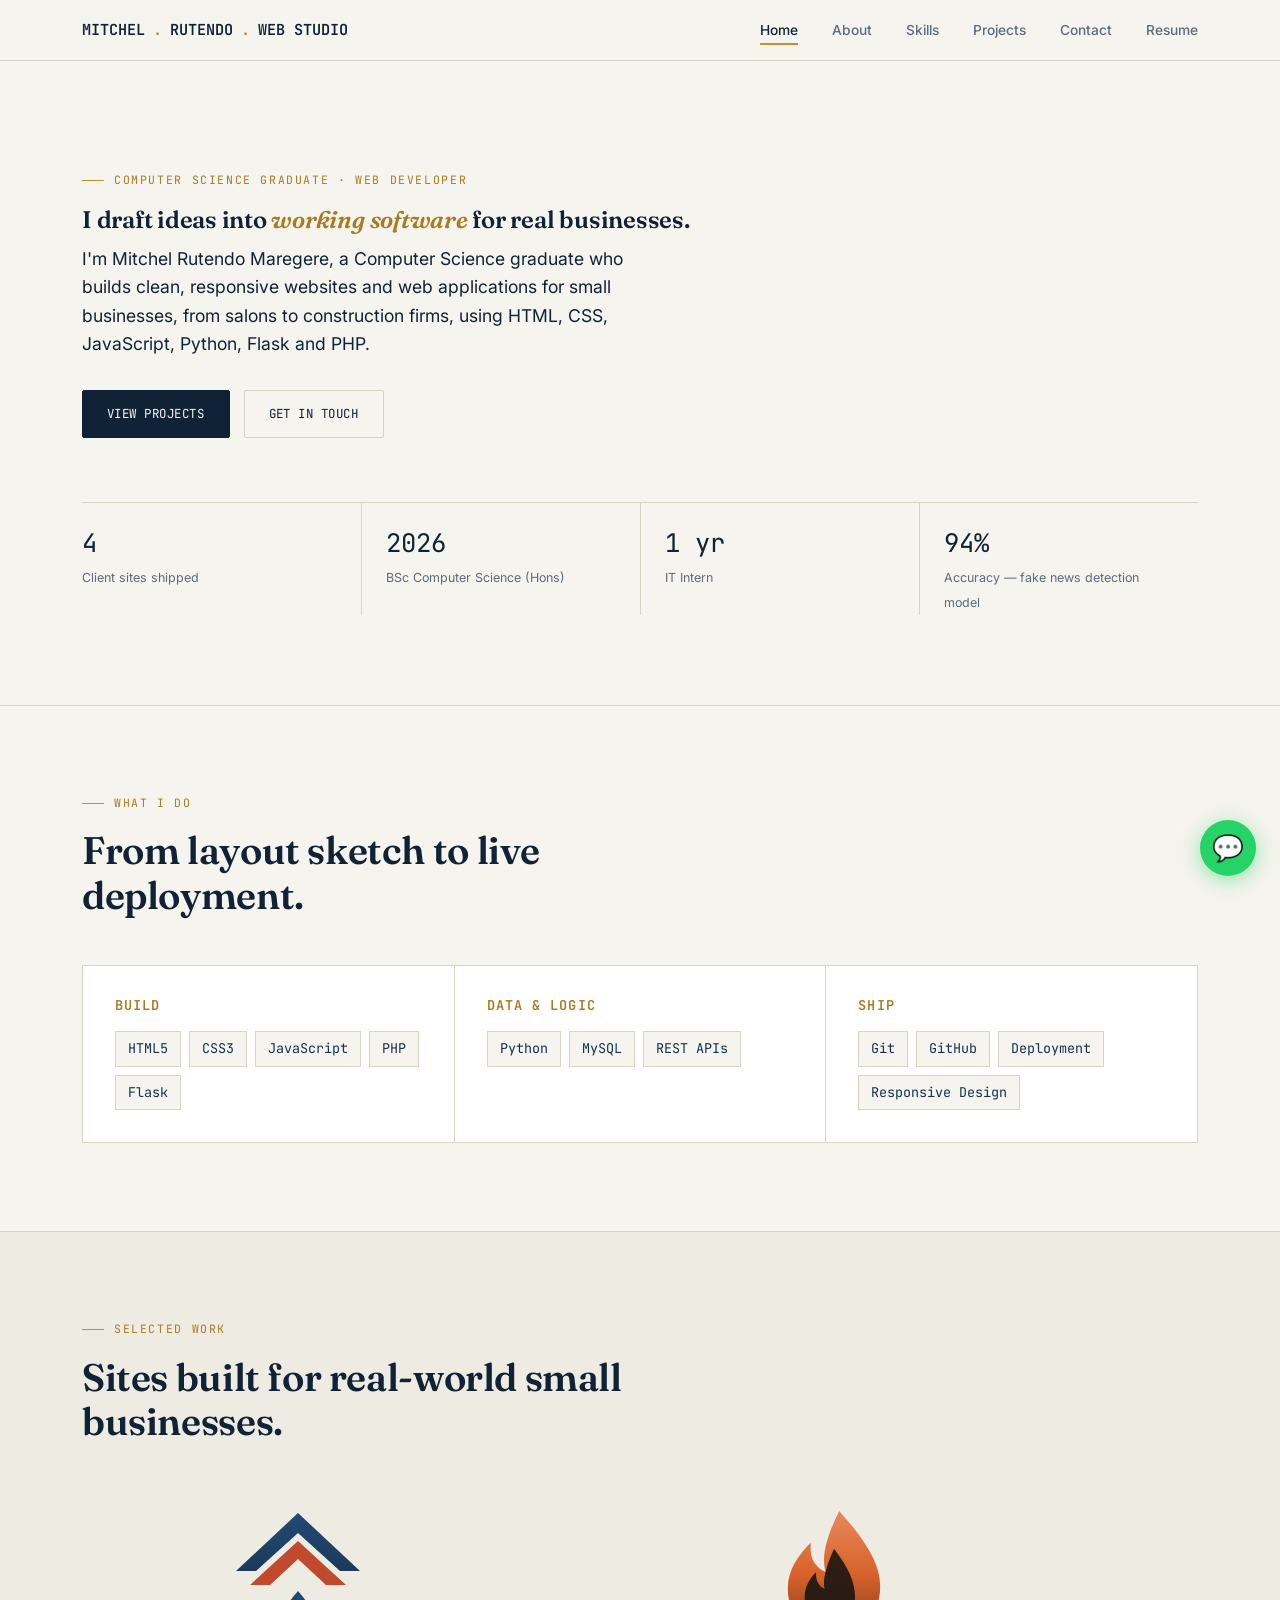
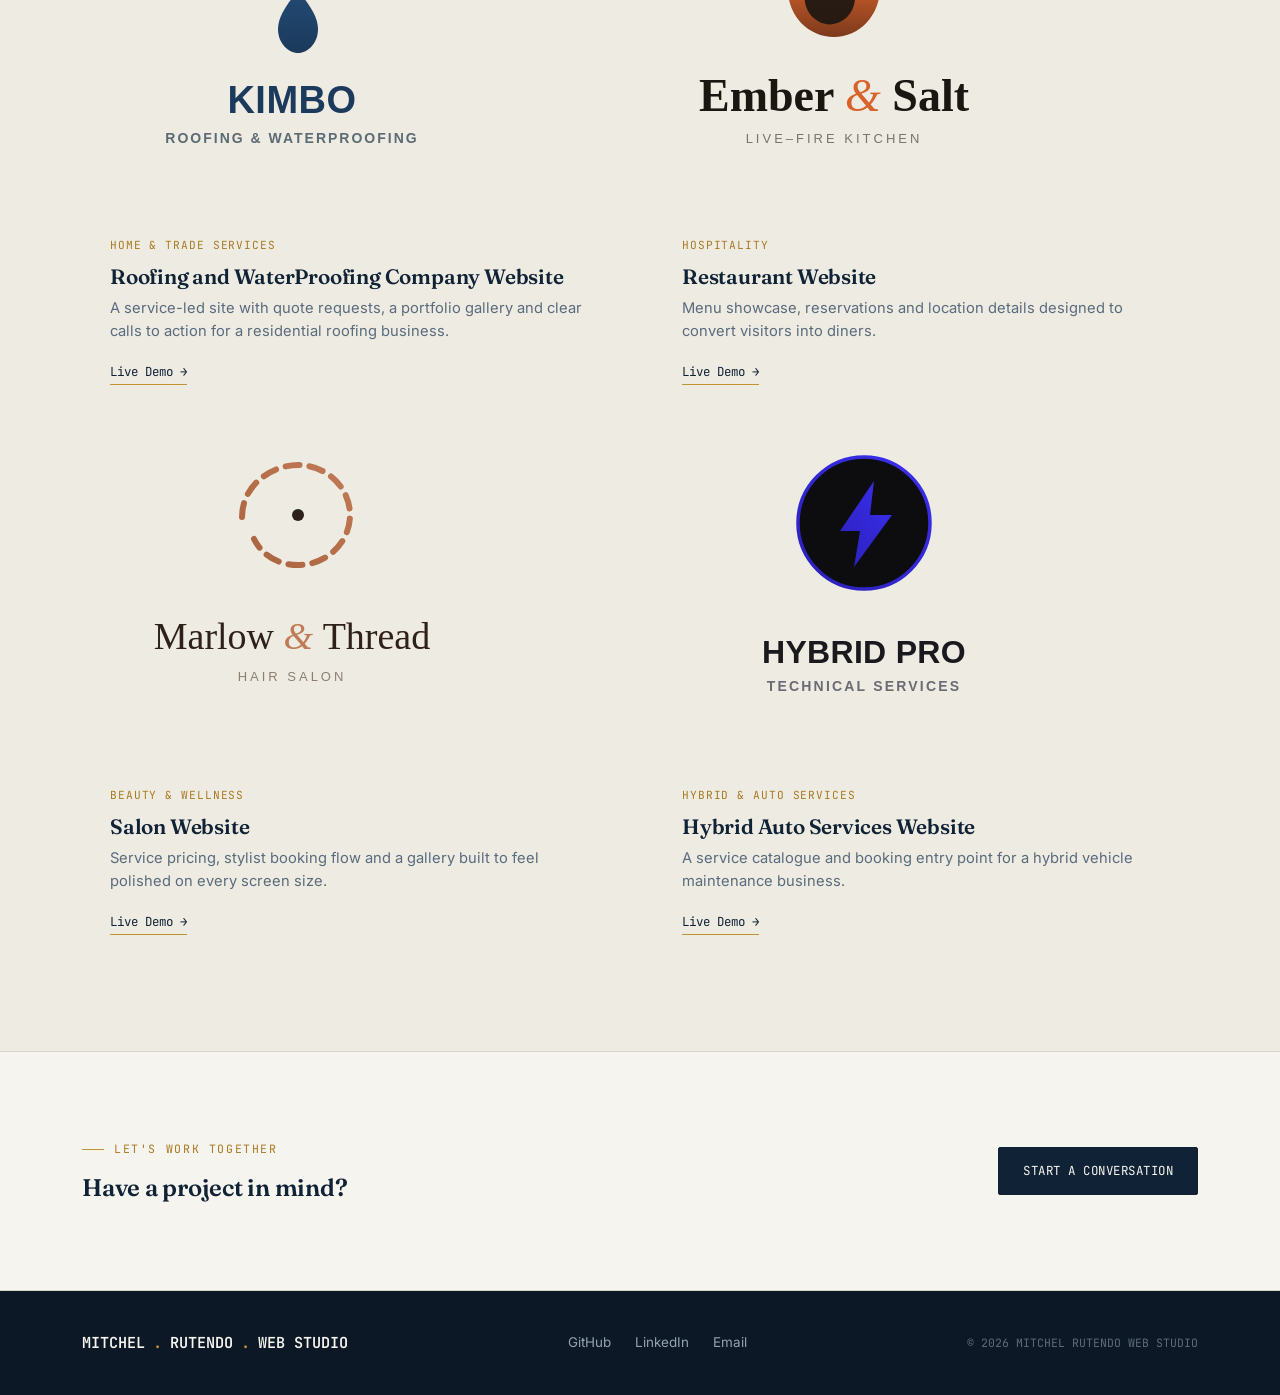
<file: index.html>
<!DOCTYPE html>
<html lang="en">
<head>
<meta charset="UTF-8">
<meta name="viewport" content="width=device-width, initial-scale=1.0">
<title>Mitchel Rutendo Web Studio — Computer Science Graduate &amp; Web Developer</title>
<meta name="description" content="Portfolio of Mitchel Rutendo Maregere — Computer Science graduate and web developer building modern, responsive websites and web applications.">
<link rel="preconnect" href="https://fonts.googleapis.com">
<link href="https://fonts.googleapis.com/css2?family=Fraunces:ital,opsz,wght@0,9..144,400;0,9..144,600;1,9..144,500&family=Inter:wght@400;500;600&family=JetBrains+Mono:wght@400;500;600&display=swap" rel="stylesheet">
<link rel="stylesheet" href="css/style.css">
</head>
<body>

<header class="site-header">
  <nav class="nav">
    <a href="index.html" class="brand">MITCHEL<span class="dot">.</span>RUTENDO<span class="dot">.</span> WEB STUDIO</a>
    <button class="nav-toggle">Menu</button>
    <ul class="nav-links">
      <li><a href="index.html" class="active">Home</a></li>
      <li><a href="about.html">About</a></li>
      <li><a href="skills.html">Skills</a></li>
      <li><a href="projects.html">Projects</a></li>
      <li><a href="contact.html">Contact</a></li>
      <li><a href="resume.html">Resume</a></li>
    </ul>
  </nav>
</header>

<section class="hero">
  <div class="wrap">
    <p class="eyebrow">Computer Science Graduate · Web Developer</p>
    <h1>I draft ideas into <em>working software</em> for real businesses.</h1>
    <p class="lede">I'm Mitchel Rutendo Maregere, a Computer Science graduate who builds clean, responsive websites and web applications for small businesses, from salons to construction firms, using HTML, CSS, JavaScript, Python, Flask and PHP.</p>
    <div class="hero-actions">
      <a href="projects.html" class="btn btn-primary">View Projects</a>
      <a href="contact.html" class="btn btn-ghost">Get in Touch</a>
    </div>

    <div class="hero-meta">
      <div><span class="num">4</span><span class="label">Client  sites shipped</span></div>
      <div><span class="num">2026</span><span class="label">BSc Computer Science (Hons)</span></div>
      <div><span class="num">1 yr</span><span class="label">IT Intern</span></div>
      <div><span class="num">94%</span><span class="label">Accuracy — fake news detection model</span></div>
    </div>
  </div>
</section>

<section>
  <div class="wrap">
    <div class="section-head">
      <p class="eyebrow">What I do</p>
      <h2>From layout sketch to live deployment.</h2>
    </div>
    <div class="skill-groups">
      <div class="skill-group">
        <h3>Build</h3>
        <ul class="skill-list">
          <li>HTML5</li><li>CSS3</li><li>JavaScript</li><li>PHP</li><li>Flask</li>
        </ul>
      </div>
      <div class="skill-group">
        <h3>Data &amp; Logic</h3>
        <ul class="skill-list">
          <li>Python</li><li>MySQL</li><li>REST APIs</li>
        </ul>
      </div>
      <div class="skill-group">
        <h3>Ship</h3>
        <ul class="skill-list">
          <li>Git</li><li>GitHub</li><li>Deployment</li><li>Responsive Design</li>
        </ul>
      </div>
    </div>
  </div>
</section>

<section class="alt">
  <div class="wrap">
    <div class="section-head">
      <p class="eyebrow">Selected work</p>
      <h2>Sites built for real-world small businesses.</h2>
    </div>
    <div class="project-grid">

      <div class="project-card">
        <div class="project-image">
          <img src="projects/kimbo/logo-stacked.svg" alt="Kimbo WaterProofing and Roofing Website preview"></div>
        <div class="project-body">
          <span class="project-tag">Home &amp; Trade Services</span>
          <h3>Roofing and WaterProofing Company Website</h3>
          <p>A service-led site with quote requests, a portfolio gallery and clear calls to action for a residential roofing business.</p>
          <div class="project-links">
            <a href="projects/kimbo/index.html">Live Demo →</a>
          </div>
        </div>
      </div>

      <div class="project-card">
         <div class="project-image">
          <img src="projects/restaurant/gallery/logo-stacked.svg" alt="Ember & Salt"></div>
        <div class="project-body">
          <span class="project-tag">Hospitality</span>
          <h3>Restaurant Website</h3>
          <p>Menu showcase, reservations and location details designed to convert visitors into diners.</p>
          <div class="project-links">
            <a href="projects/restaurant/index-1.html">Live Demo →</a>
          </div>
        </div>
      </div>

      <div class="project-card">
       <div class="project-image">
          <img src="projects/mallow_hair salon/gallery/logo-stacked-1.svg" alt="Marlow & Thread Hair Salon"></div>
        <div class="project-body">
          <span class="project-tag">Beauty &amp; Wellness</span>
          <h3>Salon Website</h3>
          <p>Service pricing, stylist booking flow and a gallery built to feel polished on every screen size.</p>
          <div class="project-links">
            <a href="projects/mallow_hair salon/index-3.html">Live Demo →</a>
          </div>
        </div>
      </div>

      <div class="project-card">
        <div class="project-image">
          <img src="projects/auto-services/gallery/logo-stacked-1.svg" alt="Pro"></div>
        <div class="project-body">
          <span class="project-tag">Hybrid &amp; Auto Services</span>
          <h3>Hybrid Auto Services Website</h3>
          <p>A service catalogue and booking entry point for a hybrid vehicle maintenance business.</p>
          <div class="project-links">
            <a href="projects/auto-services/index.html">Live Demo →</a>
          </div>
        </div>
      </div>

    </div>
  </div>
</section>

<section>
  <div class="wrap" style="display:flex; align-items:center; justify-content:space-between; flex-wrap:wrap; gap:24px;">
    <div>
      <p class="eyebrow">Let's work together</p>
      <h2 style="margin-bottom:0;">Have a project in mind?</h2>
    </div>
    <a href="contact.html" class="btn btn-primary">Start a Conversation</a>
  </div>
</section>

<footer>
  <div class="wrap">
   <a href="index.html" class="brand">MITCHEL<span class="dot" style="color:#c1922f;">.</span>RUTENDO<span class="dot" style="color:#c1922f;">.</span>WEB STUDIO</a>
    <ul class="foot-links">
      <li><a href="https://github.com/RutendoMitchell" target="_blank" rel="noopener">GitHub</a></li>
      <li><a href="https://linkedin.com/in/mitchelrutendo-maregere-a835ba308" target="_blank" rel="noopener">LinkedIn</a></li>
      <li><a href="mailto:rutendomitchell17@gmail.com">Email</a></li>
    </ul>
    <span class="foot-note">© 2026 MITCHEL RUTENDO WEB STUDIO</span>
  </div>
  
</footer>
<!-- WhatsApp float -->
<a href="https://wa.me/263779658693" target="_blank" rel="noopener"
  style="position:fixed;bottom:1.5rem;right:1.5rem;z-index:999;background:#25D366;color:#fff;
  width:56px;height:56px;border-radius:50%;display:flex;align-items:center;justify-content:center;
  box-shadow:0 4px 20px rgba(37,211,102,.5);font-size:1.6rem;text-decoration:none;transition:transform .2s;"
  onmouseenter="this.style.transform='scale(1.1)'" onmouseleave="this.style.transform='scale(1)'"
title="WhatsApp Mitchel Rutendo Web Studio">
  💬
</a>
<script src="js/main.js"></script>

</body>
</html>
</file>
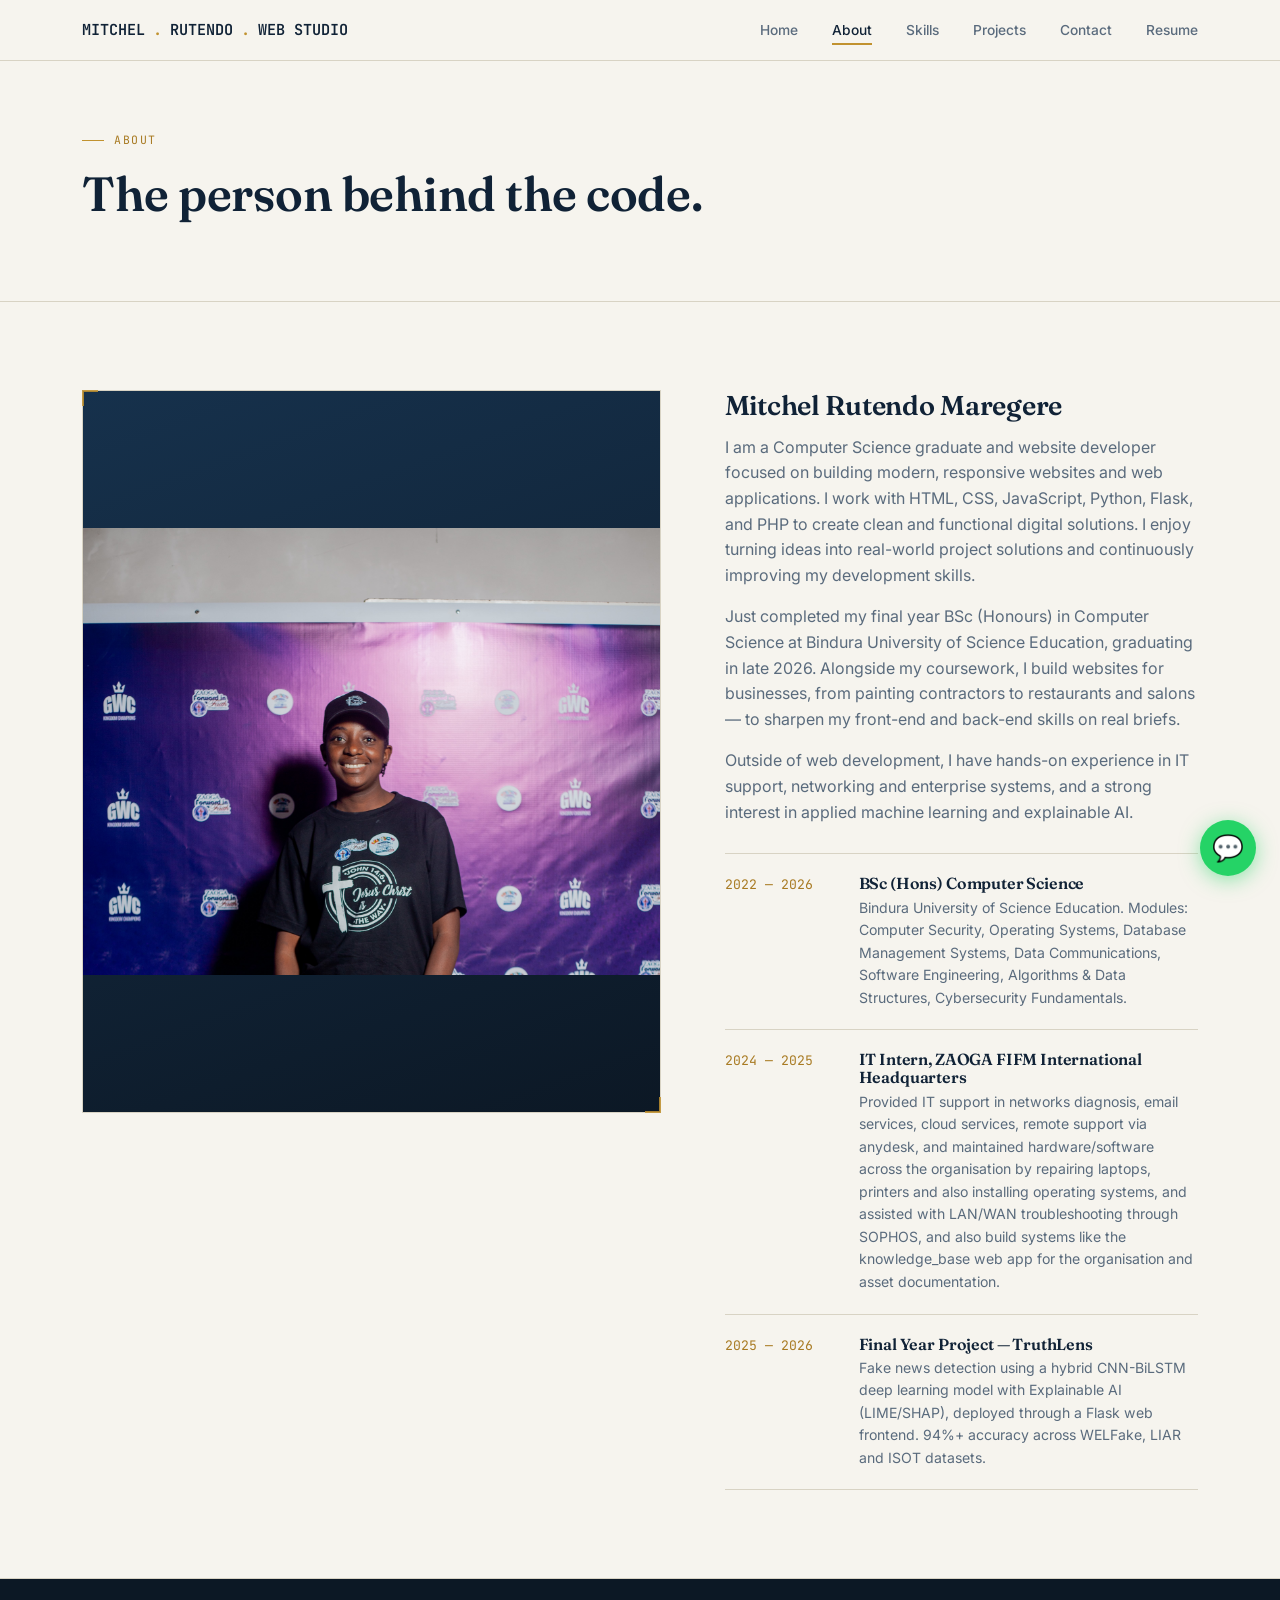
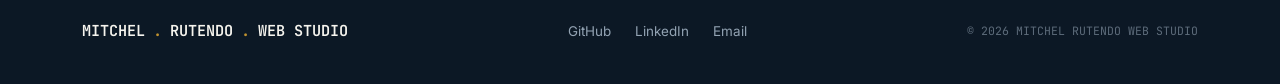
<file: about.html>
<!DOCTYPE html>
<html lang="en">
<head>
<meta charset="UTF-8">
<meta name="viewport" content="width=device-width, initial-scale=1.0">
<title>About — Mitchel Rutendo Web Studio</title>
<link rel="preconnect" href="https://fonts.googleapis.com">
<link href="https://fonts.googleapis.com/css2?family=Fraunces:ital,opsz,wght@0,9..144,400;0,9..144,600;1,9..144,500&family=Inter:wght@400;500;600&family=JetBrains+Mono:wght@400;500;600&display=swap" rel="stylesheet">
<link rel="stylesheet" href="css/style.css">
</head>
<body>

<header class="site-header">
  <nav class="nav">
    <a href="index.html" class="brand">MITCHEL<span class="dot">.</span>RUTENDO<span class="dot">.</span> WEB STUDIO</a>
    <button class="nav-toggle">Menu</button>
    <ul class="nav-links">
      <li><a href="index.html">Home</a></li>
      <li><a href="about.html" class="active">About</a></li>
      <li><a href="skills.html">Skills</a></li>
      <li><a href="projects.html">Projects</a></li>
      <li><a href="contact.html">Contact</a></li>
      <li><a href="resume.html">Resume</a></li>
    </ul>
  </nav>
</header>

<section class="page-hero">
  <div class="wrap">
    <p class="eyebrow">About</p>
    <h1>The person behind the code.</h1>
  </div>
</section>

<section>
  <div class="wrap">
    <div class="about-grid">
      <div>
        <div class="about-photo blueprint">
          <img src="assets/profile.jpg"/>
        </div>
      </div>
      <div>
        <h2 style="font-size:1.7rem;">Mitchel Rutendo Maregere</h2>
        <p>I am a Computer Science graduate and website developer focused on building modern, responsive websites and web applications. I work with HTML, CSS, JavaScript, Python, Flask, and PHP to create clean and functional digital solutions. I enjoy turning ideas into real-world project solutions and continuously improving my development skills.</p>
        <p>Just completed my final year BSc (Honours) in Computer Science at Bindura University of Science Education, graduating in late 2026. Alongside my coursework, I build websites for businesses, from painting contractors to restaurants and salons — to sharpen my front-end and back-end skills on real briefs.</p>
        <p>Outside of web development, I have hands-on experience in IT support, networking and enterprise systems, and a strong interest in applied machine learning and explainable AI.</p>

        <div class="timeline">
          <div class="timeline-item">
            <span class="yr">2022 — 2026</span>
            <div>
              <h4>BSc (Hons) Computer Science</h4>
              <p>Bindura University of Science Education. Modules: Computer Security, Operating Systems, Database Management Systems, Data Communications, Software Engineering, Algorithms &amp; Data Structures, Cybersecurity Fundamentals.</p>
            </div>
          </div>
          <div class="timeline-item">
            <span class="yr">2024 — 2025</span>
            <div>
              <h4>IT Intern, ZAOGA FIFM International Headquarters</h4>
              <p>Provided IT support in networks diagnosis, email services, cloud services, remote support via anydesk, and  maintained hardware/software across the organisation by repairing laptops, printers and also installing operating systems, and assisted with LAN/WAN troubleshooting through SOPHOS, and also build systems like the knowledge_base web app for the organisation and asset documentation.</p>
            </div>
          </div>
          <div class="timeline-item">
            <span class="yr">2025 — 2026</span>
            <div>
              <h4>Final Year Project — TruthLens</h4>
              <p>Fake news detection using a hybrid CNN-BiLSTM deep learning model with Explainable AI (LIME/SHAP), deployed through a Flask web frontend. 94%+ accuracy across WELFake, LIAR and ISOT datasets.</p>
            </div>
          </div>
        </div>
      </div>
    </div>
  </div>
</section>

<footer>
  <div class="wrap">
    <a href="index.html" class="brand">MITCHEL<span class="dot" style="color:#c1922f;">.</span>RUTENDO<span class="dot" style="color:#c1922f;">.</span>WEB STUDIO</a>
    <ul class="foot-links">
      <li><a href="https://github.com/RutendoMitchell" target="_blank" rel="noopener">GitHub</a></li>
      <li><a href="https://linkedin.com/in/mitchelrutendo-maregere-a835ba308" target="_blank" rel="noopener">LinkedIn</a></li>
      <li><a href="mailto:rutendomitchell17@gmail.com">Email</a></li>
    </ul>
    <span class="foot-note">© 2026 MITCHEL RUTENDO WEB STUDIO</span>
  </div>
</footer>
<!-- WhatsApp float -->
<a href="https://wa.me/263779658693" target="_blank" rel="noopener"
  style="position:fixed;bottom:1.5rem;right:1.5rem;z-index:999;background:#25D366;color:#fff;
  width:56px;height:56px;border-radius:50%;display:flex;align-items:center;justify-content:center;
  box-shadow:0 4px 20px rgba(37,211,102,.5);font-size:1.6rem;text-decoration:none;transition:transform .2s;"
  onmouseenter="this.style.transform='scale(1.1)'" onmouseleave="this.style.transform='scale(1)'"
title="WhatsApp Mitchel Rutendo Web Studio">
  💬
</a>
<script src="js/main.js"></script>

</body>
</html>
</file>
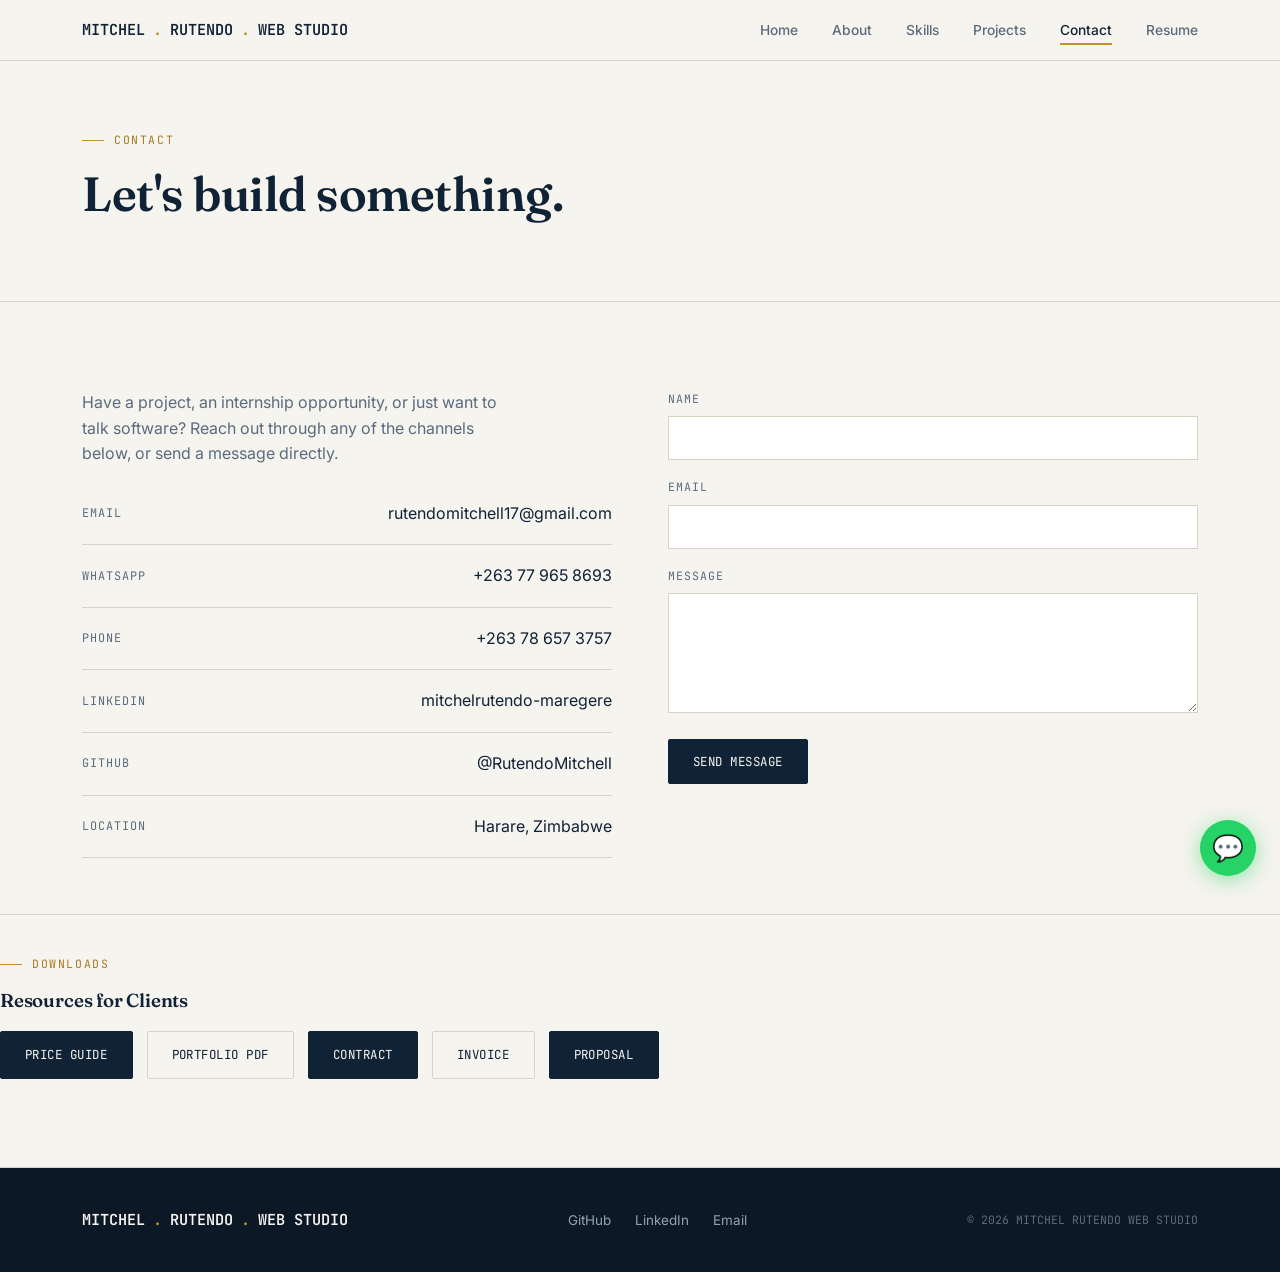
<file: contact.html>
<!DOCTYPE html>
<html lang="en">
<head>
<meta charset="UTF-8">
<meta name="viewport" content="width=device-width, initial-scale=1.0">
<title>Contact</title>
<link rel="preconnect" href="https://fonts.googleapis.com">
<link href="https://fonts.googleapis.com/css2?family=Fraunces:ital,opsz,wght@0,9..144,400;0,9..144,600;1,9..144,500&family=Inter:wght@400;500;600&family=JetBrains+Mono:wght@400;500;600&display=swap" rel="stylesheet">
<link rel="stylesheet" href="css/style.css">
</head>
<body>

<header class="site-header">
  <nav class="nav">
     <a href="index.html" class="brand">MITCHEL<span class="dot">.</span>RUTENDO<span class="dot">.</span> WEB STUDIO</a>
    <button class="nav-toggle">Menu</button>
    <ul class="nav-links">
      <li><a href="index.html">Home</a></li>
      <li><a href="about.html">About</a></li>
      <li><a href="skills.html">Skills</a></li>
      <li><a href="projects.html">Projects</a></li>
      <li><a href="contact.html" class="active">Contact</a></li>
      <li><a href="resume.html">Resume</a></li>
    </ul>
  </nav>
</header>

<section class="page-hero">
  <div class="wrap">
    <p class="eyebrow">Contact</p>
    <h1>Let's build something.</h1>
  </div>
</section>

<section>
  <div class="wrap">
    <div class="contact-grid">
      <div>
        <p style="max-width:440px;">Have a project, an internship opportunity, or just want to talk software? Reach out through any of the channels below, or send a message directly.</p>
        <ul class="contact-list">
          <li><span class="ctype">Email</span><a href="mailto:rutendomitchell17@gmail.com">rutendomitchell17@gmail.com</a></li>
          <li><span class="ctype">WhatsApp</span><a href="https://wa.me/263779658693" target="_blank" rel="noopener">+263 77 965 8693</a></li>
<li><span class="ctype">Phone</span><a href="tel:+263786573757">+263 78 657 3757</a></li>
          <li><span class="ctype">LinkedIn</span><a href="https://linkedin.com/in/mitchelrutendo-maregere-a835ba308" target="_blank" rel="noopener">mitchelrutendo-maregere</a></li>
          <li><span class="ctype">GitHub</span><a href="https://github.com/RutendoMitchell" target="_blank" rel="noopener">@RutendoMitchell</a></li>
          <li><span class="ctype">Location</span><span>Harare, Zimbabwe</span></li>
        </ul>
      </div>

      <div>
      
        <form action="https://formspree.io/f/mdarlwby" method="POST">
          <div class="form-field">
            <label for="name">Name</label>
            <input type="text" id="name" name="name" required>
          </div>
          <div class="form-field">
            <label for="email">Email</label>
            <input type="email" id="email" name="_replyto" required>
          </div>
          <div class="form-field">
            <label for="message">Message</label>
            <textarea id="message" name="message" required></textarea>
          </div>
          <button type="submit" class="btn btn-primary">Send Message</button>
        </form>
      </div>
    </div>
  </div>
  <div style="margin-top: 56px; border-top: 1px solid var(--line); padding-top: 40px;">
  <p class="eyebrow">Downloads</p>
  <h3 style="margin-bottom: 20px;">Resources for Clients</h3>
  <div style="display:flex; flex-wrap:wrap; gap:14px;">
    <a href="assets/MitchelRutendoWebStudio PriceGuide.pdf" class="btn btn-primary" download>Price Guide</a>
    <a href="assets/MitchelRutendoWebStudio.pdf" class="btn btn-ghost" download>Portfolio PDF</a>
        <a href="assets/MitchelRutendoWebStudio ContractTemplate.docx" class="btn btn-primary" download>Contract</a>
    <a href="assets/MitchelRutendoWebStudio InvoiceTemplate.docx" class="btn btn-ghost" download>Invoice</a>
        <a href="assets/MitchelRutendoWebStudio ProposalTemplate.docx" class="btn btn-primary" download>Proposal</a>
   
  </div>
</div>
</section>

<footer>
  <div class="wrap">
    <a href="index.html" class="brand">MITCHEL<span class="dot" style="color:#c1922f;">.</span>RUTENDO<span class="dot" style="color:#c1922f;">.</span>WEB STUDIO</a>
    <ul class="foot-links">
      <li><a href="https://github.com/RutendoMitchell" target="_blank" rel="noopener">GitHub</a></li>
      <li><a href="https://linkedin.com/in/mitchelrutendo-maregere-a835ba308" target="_blank" rel="noopener">LinkedIn</a></li>
      <li><a href="mailto:rutendomitchell17@gmail.com">Email</a></li>
    </ul>
    <span class="foot-note">© 2026 MITCHEL RUTENDO WEB STUDIO</span>
  </div>
</footer>
<!-- WhatsApp float -->
<a href="https://wa.me/263779658693" target="_blank" rel="noopener"
  style="position:fixed;bottom:1.5rem;right:1.5rem;z-index:999;background:#25D366;color:#fff;
  width:56px;height:56px;border-radius:50%;display:flex;align-items:center;justify-content:center;
  box-shadow:0 4px 20px rgba(37,211,102,.5);font-size:1.6rem;text-decoration:none;transition:transform .2s;"
  onmouseenter="this.style.transform='scale(1.1)'" onmouseleave="this.style.transform='scale(1)'"
title="WhatsApp Mitchel Rutendo Web Studio">
  💬
</a>
<script src="js/main.js"></script>

</body>
</html>
</file>
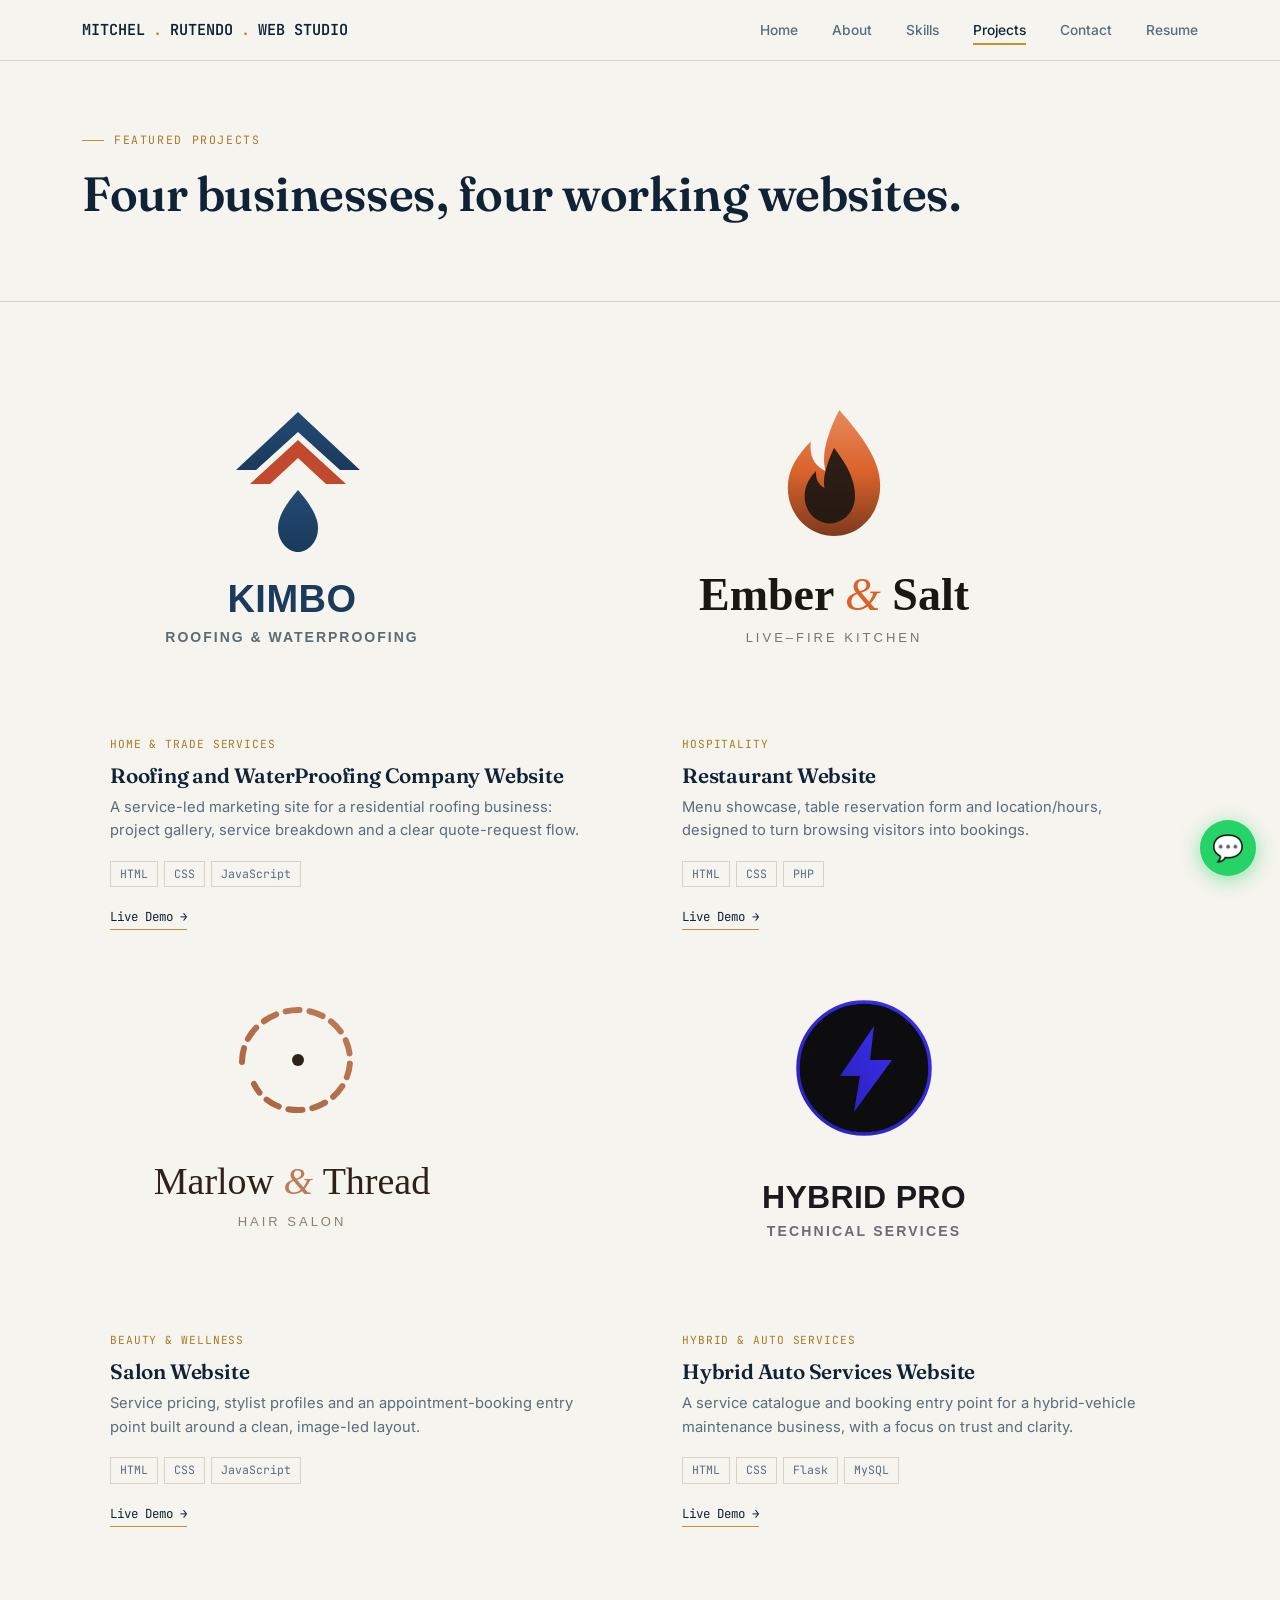
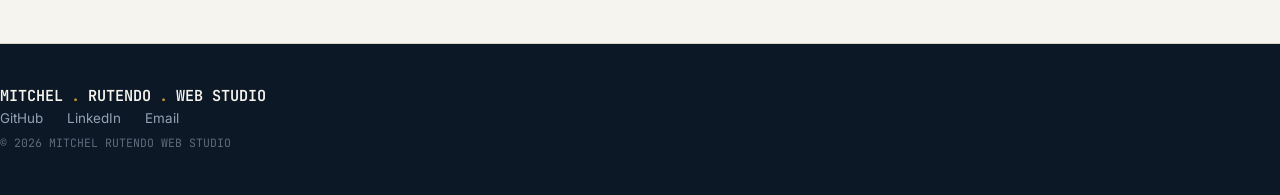
<file: projects.html>
<!DOCTYPE html>
<html lang="en">
<head>
<meta charset="UTF-8">
<meta name="viewport" content="width=device-width, initial-scale=1.0">
<title>Projects</title>
<link rel="preconnect" href="https://fonts.googleapis.com">
<link href="https://fonts.googleapis.com/css2?family=Fraunces:ital,opsz,wght@0,9..144,400;0,9..144,600;1,9..144,500&family=Inter:wght@400;500;600&family=JetBrains+Mono:wght@400;500;600&display=swap" rel="stylesheet">
<link rel="stylesheet" href="css/style.css">
</head>
<body>

<header class="site-header">
  <nav class="nav">
    <a href="index.html" class="brand">MITCHEL<span class="dot">.</span>RUTENDO<span class="dot">.</span> WEB STUDIO</a>
    <button class="nav-toggle">Menu</button>
    <ul class="nav-links">
      <li><a href="index.html">Home</a></li>
      <li><a href="about.html">About</a></li>
      <li><a href="skills.html">Skills</a></li>
      <li><a href="projects.html" class="active">Projects</a></li>
      <li><a href="contact.html">Contact</a></li>
      <li><a href="resume.html">Resume</a></li>
    </ul>
  </nav>
</header>

<section class="page-hero">
  <div class="wrap">
    <p class="eyebrow">Featured Projects</p>
    <h1>Four businesses, four working websites.</h1>
  </div>
</section>

<section>
  <div class="wrap">
    <div class="project-grid">

      <div class="project-card">
       <div class="project-image">
          <img src="projects/kimbo/logo-stacked.svg" alt="Kimbo WaterProofing and Roofing Website preview"></div>
        <div class="project-body">
          <span class="project-tag">Home &amp; Trade Services</span>
          <h3>Roofing and WaterProofing Company Website</h3>
          <p>A service-led marketing site for a residential roofing business: project gallery, service breakdown and a clear quote-request flow.</p>
          <div class="project-stack"><span>HTML</span><span>CSS</span><span>JavaScript</span></div>
          <div class="project-links">
            <a href="projects/kimbo/index.html">Live Demo →</a>
          
          </div>
        </div>
      </div>

      <div class="project-card">
        <div class="project-image">
          <img src="projects/restaurant/gallery/logo-stacked.svg" alt="Ember & Salt"></div>
        <div class="project-body">
          <span class="project-tag">Hospitality</span>
          <h3>Restaurant Website</h3>
          <p>Menu showcase, table reservation form and location/hours, designed to turn browsing visitors into bookings.</p>
          <div class="project-stack"><span>HTML</span><span>CSS</span><span>PHP</span></div>
          <div class="project-links">
            <a href="projects/restaurant/index-1.html">Live Demo →</a>
           
          </div>
        </div>
      </div>

     
      <div class="project-card">
       <div class="project-image">
          <img src="projects/mallow_hair salon/gallery/logo-stacked-1.svg" alt="Marlow & Thread Hair Salon"></div>
        <div class="project-body">
          <span class="project-tag">Beauty &amp; Wellness</span>
          <h3>Salon Website</h3>
          <p>Service pricing, stylist profiles and an appointment-booking entry point built around a clean, image-led layout.</p>
          <div class="project-stack"><span>HTML</span><span>CSS</span><span>JavaScript</span></div>
          <div class="project-links">
            <a href="projects/mallow_hair salon/index-3.html">Live Demo →</a>
      
          </div>
        </div>
      </div>

        <div class="project-card">
        <div class="project-image">
          <img src="projects/auto-services/gallery/logo-stacked-1.svg" alt="Pro"></div>
        <div class="project-body">
          <span class="project-tag">Hybrid &amp; Auto Services</span>
          <h3>Hybrid Auto Services Website</h3>
          <p>A service catalogue and booking entry point for a hybrid-vehicle maintenance business, with a focus on trust and clarity.</p>
          <div class="project-stack"><span>HTML</span><span>CSS</span><span>Flask</span><span>MySQL</span></div>
          <div class="project-links">
            <a href="projects/auto-services/index.html">Live Demo →</a>
          
          </div>
        </div>
      </div>

    </div>
  </div>
</section>

<footer>
 <a href="index.html" class="brand">MITCHEL<span class="dot" style="color:#c1922f;">.</span>RUTENDO<span class="dot" style="color:#c1922f;">.</span>WEB STUDIO</a>
    <ul class="foot-links">
      <li><a href="https://github.com/RutendoMitchell" target="_blank" rel="noopener">GitHub</a></li>
      <li><a href="https://linkedin.com/in/mitchelrutendo-maregere-a835ba308" target="_blank" rel="noopener">LinkedIn</a></li>
      <li><a href="mailto:rutendomitchell17@gmail.com">Email</a></li>
    </ul>
    <span class="foot-note">© 2026 MITCHEL RUTENDO WEB STUDIO</span>
  </div>
</footer>
<!-- WhatsApp float -->
<a href="https://wa.me/263779658693" target="_blank" rel="noopener"
  style="position:fixed;bottom:1.5rem;right:1.5rem;z-index:999;background:#25D366;color:#fff;
  width:56px;height:56px;border-radius:50%;display:flex;align-items:center;justify-content:center;
  box-shadow:0 4px 20px rgba(37,211,102,.5);font-size:1.6rem;text-decoration:none;transition:transform .2s;"
  onmouseenter="this.style.transform='scale(1.1)'" onmouseleave="this.style.transform='scale(1)'"
title="WhatsApp Mitchel Rutendo Web Studio">
  💬
</a>
<script src="js/main.js"></script>

</body>
</html>
</file>
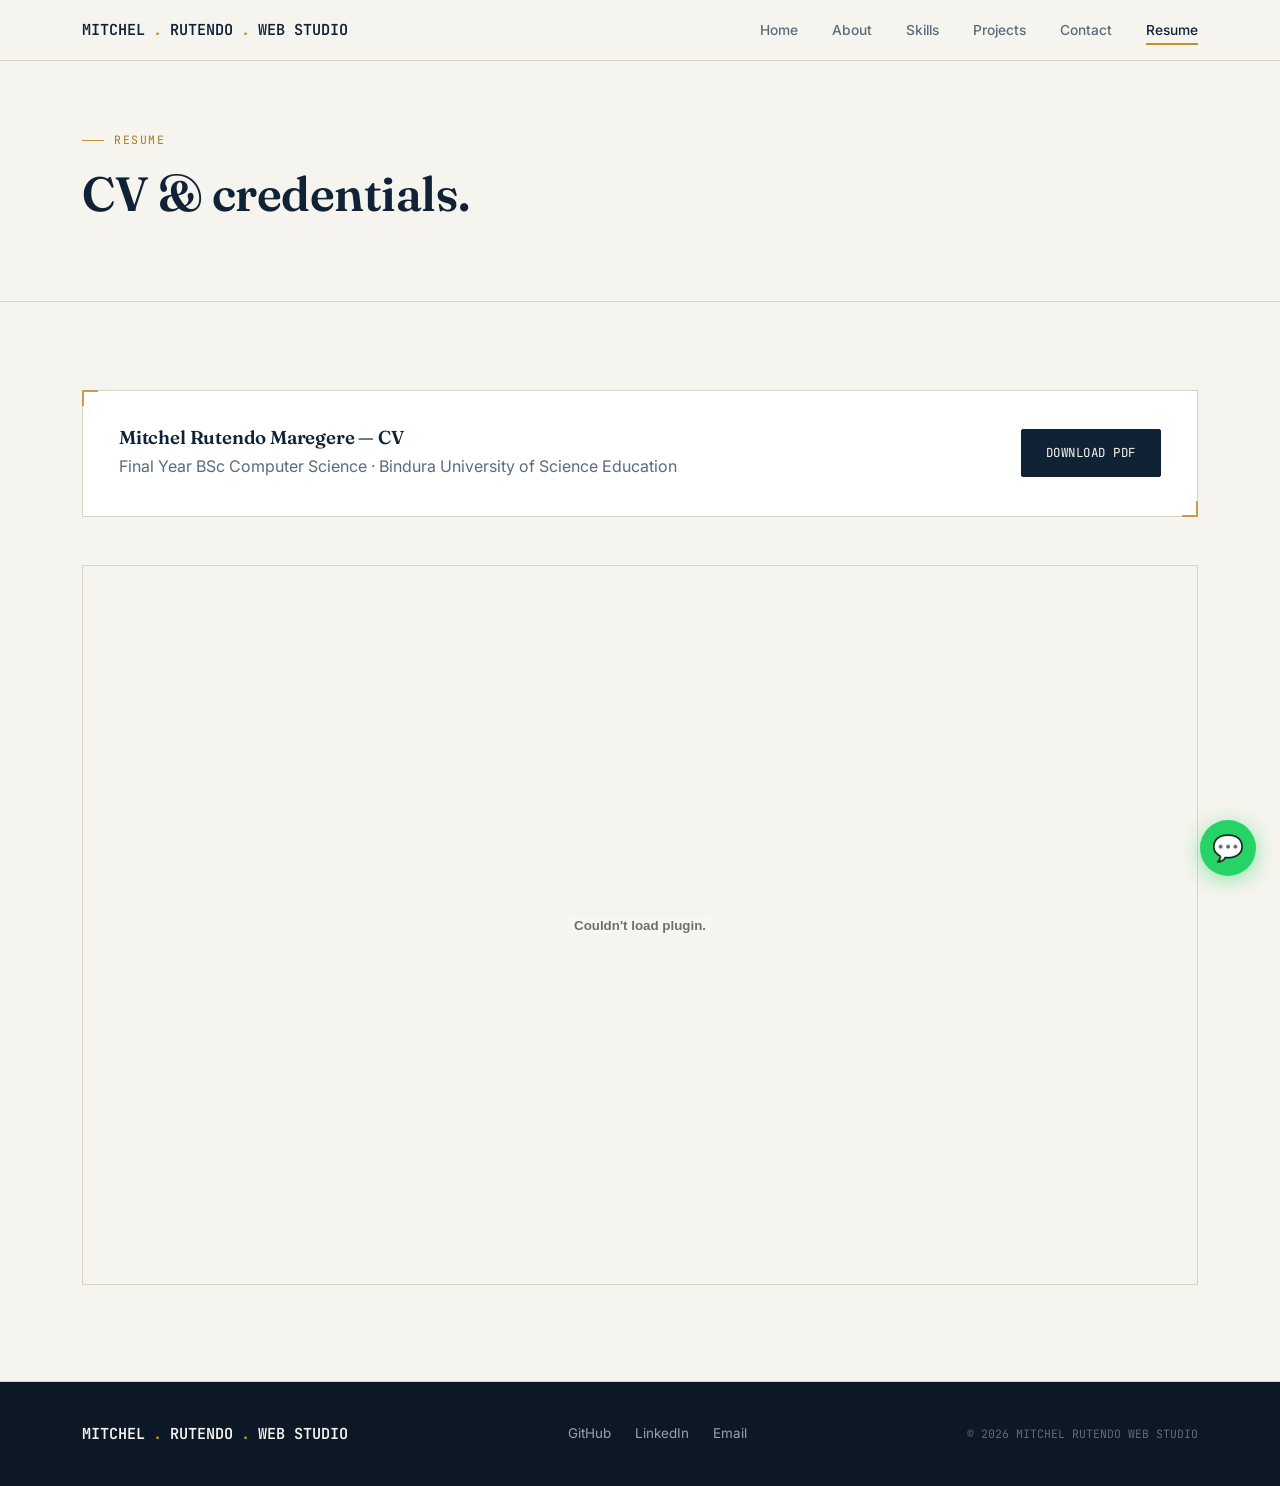
<file: resume.html>
<!DOCTYPE html>
<html lang="en">
<head>
<meta charset="UTF-8">
<meta name="viewport" content="width=device-width, initial-scale=1.0">
<title>Resume</title>
<link rel="preconnect" href="https://fonts.googleapis.com">
<link href="https://fonts.googleapis.com/css2?family=Fraunces:ital,opsz,wght@0,9..144,400;0,9..144,600;1,9..144,500&family=Inter:wght@400;500;600&family=JetBrains+Mono:wght@400;500;600&display=swap" rel="stylesheet">
<link rel="stylesheet" href="css/style.css">
</head>
<body>

<header class="site-header">
  <nav class="nav">
 <a href="index.html" class="brand">MITCHEL<span class="dot">.</span>RUTENDO<span class="dot">.</span> WEB STUDIO</a>
    <button class="nav-toggle">Menu</button>
    <ul class="nav-links">
      <li><a href="index.html">Home</a></li>
      <li><a href="about.html">About</a></li>
      <li><a href="skills.html">Skills</a></li>
      <li><a href="projects.html">Projects</a></li>
      <li><a href="contact.html">Contact</a></li>
      <li><a href="resume.html" class="active">Resume</a></li>
    </ul>
  </nav>
</header>

<section class="page-hero">
  <div class="wrap">
    <p class="eyebrow">Resume</p>
    <h1>CV &amp; credentials.</h1>
  </div>
</section>

<section>
  <div class="wrap">
    <div class="resume-cta blueprint">
      <div>
        <h3>Mitchel Rutendo Maregere — CV</h3>
        <p style="margin:0;">Final Year BSc Computer Science · Bindura University of Science Education</p>
      </div>
      <a href="assets/resume.pdf" download class="btn btn-primary">Download PDF</a>
    </div>

    <embed src="assets/resume.pdf" type="application/pdf" class="resume-embed">
  </div>
</section>

<footer>
  <div class="wrap">
   <a href="index.html" class="brand">MITCHEL<span class="dot" style="color:#c1922f;">.</span>RUTENDO<span class="dot" style="color:#c1922f;">.</span>WEB STUDIO</a>
    <ul class="foot-links">
      <li><a href="https://github.com/RutendoMitchell" target="_blank" rel="noopener">GitHub</a></li>
      <li><a href="https://linkedin.com/in/mitchelrutendo-maregere-a835ba308" target="_blank" rel="noopener">LinkedIn</a></li>
      <li><a href="mailto:rutendomitchell17@gmail.com">Email</a></li>
    </ul>
    <span class="foot-note">© 2026 MITCHEL RUTENDO WEB STUDIO</span>
  </div>
</footer>
<!-- WhatsApp float -->
<a href="https://wa.me/263779658693" target="_blank" rel="noopener"
  style="position:fixed;bottom:1.5rem;right:1.5rem;z-index:999;background:#25D366;color:#fff;
  width:56px;height:56px;border-radius:50%;display:flex;align-items:center;justify-content:center;
  box-shadow:0 4px 20px rgba(37,211,102,.5);font-size:1.6rem;text-decoration:none;transition:transform .2s;"
  onmouseenter="this.style.transform='scale(1.1)'" onmouseleave="this.style.transform='scale(1)'"
title="WhatsApp Mitchel Rutendo Web Studio">
  💬
</a>
<script src="js/main.js"></script>

</body>
</html>
</file>
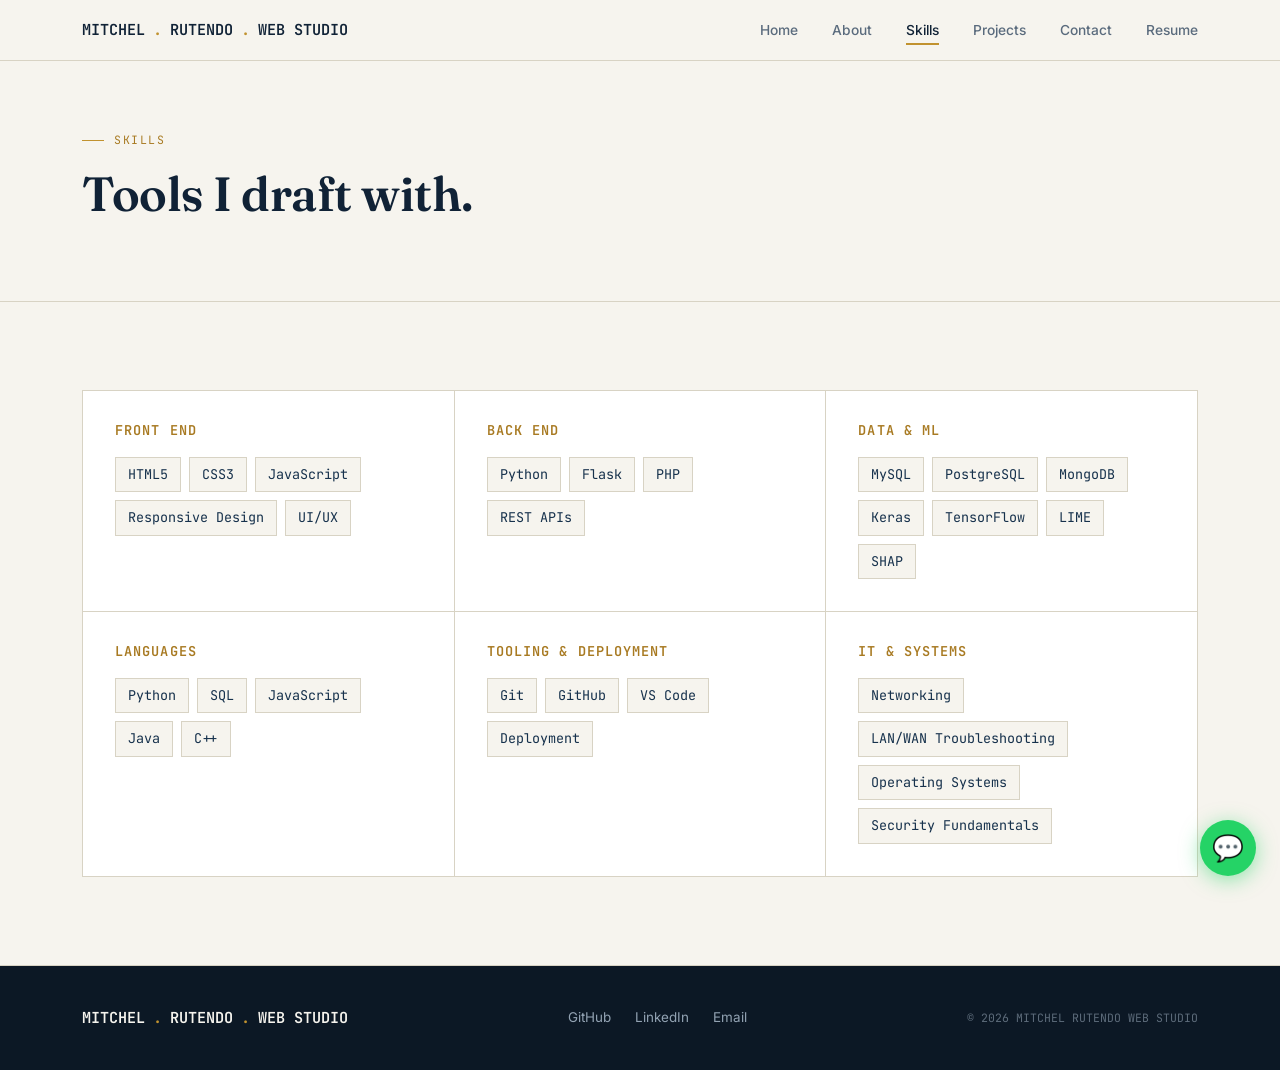
<file: skills.html>
<!DOCTYPE html>
<html lang="en">
<head>
<meta charset="UTF-8">
<meta name="viewport" content="width=device-width, initial-scale=1.0">
<title>Skills</title>
<link rel="preconnect" href="https://fonts.googleapis.com">
<link href="https://fonts.googleapis.com/css2?family=Fraunces:ital,opsz,wght@0,9..144,400;0,9..144,600;1,9..144,500&family=Inter:wght@400;500;600&family=JetBrains+Mono:wght@400;500;600&display=swap" rel="stylesheet">
<link rel="stylesheet" href="css/style.css">
</head>
<body>

<header class="site-header">
  <nav class="nav">
   <a href="index.html" class="brand">MITCHEL<span class="dot">.</span>RUTENDO<span class="dot">.</span> WEB STUDIO</a>
    <button class="nav-toggle">Menu</button>
    <ul class="nav-links">
      <li><a href="index.html">Home</a></li>
      <li><a href="about.html">About</a></li>
      <li><a href="skills.html" class="active">Skills</a></li>
      <li><a href="projects.html">Projects</a></li>
      <li><a href="contact.html">Contact</a></li>
      <li><a href="resume.html">Resume</a></li>
    </ul>
  </nav>
</header>

<section class="page-hero">
  <div class="wrap">
    <p class="eyebrow">Skills</p>
    <h1>Tools I draft with.</h1>
  </div>
</section>

<section>
  <div class="wrap">
    <div class="skill-groups">
      <div class="skill-group">
        <h3>Front End</h3>
        <ul class="skill-list">
          <li>HTML5</li><li>CSS3</li><li>JavaScript</li>
          <li>Responsive Design</li><li>UI/UX</li>
        </ul>
      </div>
      <div class="skill-group">
        <h3>Back End</h3>
        <ul class="skill-list">
          <li>Python</li><li>Flask</li><li>PHP</li><li>REST APIs</li>
        </ul>
      </div>
      <div class="skill-group">
        <h3>Data &amp; ML</h3>
        <ul class="skill-list">
          <li>MySQL</li><li>PostgreSQL</li><li>MongoDB</li>
          <li>Keras</li><li>TensorFlow</li><li>LIME</li><li>SHAP</li>
        </ul>
      </div>
      <div class="skill-group">
        <h3>Languages</h3>
        <ul class="skill-list">
          <li>Python</li><li>SQL</li><li>JavaScript</li><li>Java</li><li>C++</li>
        </ul>
      </div>
      <div class="skill-group">
        <h3>Tooling &amp; Deployment</h3>
        <ul class="skill-list">
          <li>Git</li><li>GitHub</li><li>VS Code</li><li>Deployment</li>
        </ul>
      </div>
      <div class="skill-group">
        <h3>IT &amp; Systems</h3>
        <ul class="skill-list">
          <li>Networking</li><li>LAN/WAN Troubleshooting</li>
          <li>Operating Systems</li><li>Security Fundamentals</li>
        </ul>
      </div>
    </div>
  </div>
</section>

<footer>
  <div class="wrap">
  <a href="index.html" class="brand">MITCHEL<span class="dot" style="color:#c1922f;">.</span>RUTENDO<span class="dot" style="color:#c1922f;">.</span>WEB STUDIO</a>
    <ul class="foot-links">
      <li><a href="https://github.com/RutendoMitchell" target="_blank" rel="noopener">GitHub</a></li>
      <li><a href="https://linkedin.com/in/mitchelrutendo-maregere-a835ba308" target="_blank" rel="noopener">LinkedIn</a></li>
      <li><a href="mailto:rutendomitchell17@gmail.com">Email</a></li>
    </ul>
    <span class="foot-note">© 2026 MITCHEL RUTENDO WEB STUDIO</span>
  </div>
</footer>
<!-- WhatsApp float -->
<a href="https://wa.me/263779658693" target="_blank" rel="noopener"
  style="position:fixed;bottom:1.5rem;right:1.5rem;z-index:999;background:#25D366;color:#fff;
  width:56px;height:56px;border-radius:50%;display:flex;align-items:center;justify-content:center;
  box-shadow:0 4px 20px rgba(37,211,102,.5);font-size:1.6rem;text-decoration:none;transition:transform .2s;"
  onmouseenter="this.style.transform='scale(1.1)'" onmouseleave="this.style.transform='scale(1)'"
title="WhatsApp Mitchel Rutendo Web Studio">
  💬
</a>
<script src="js/main.js"></script>
</body>
</html>
</file>
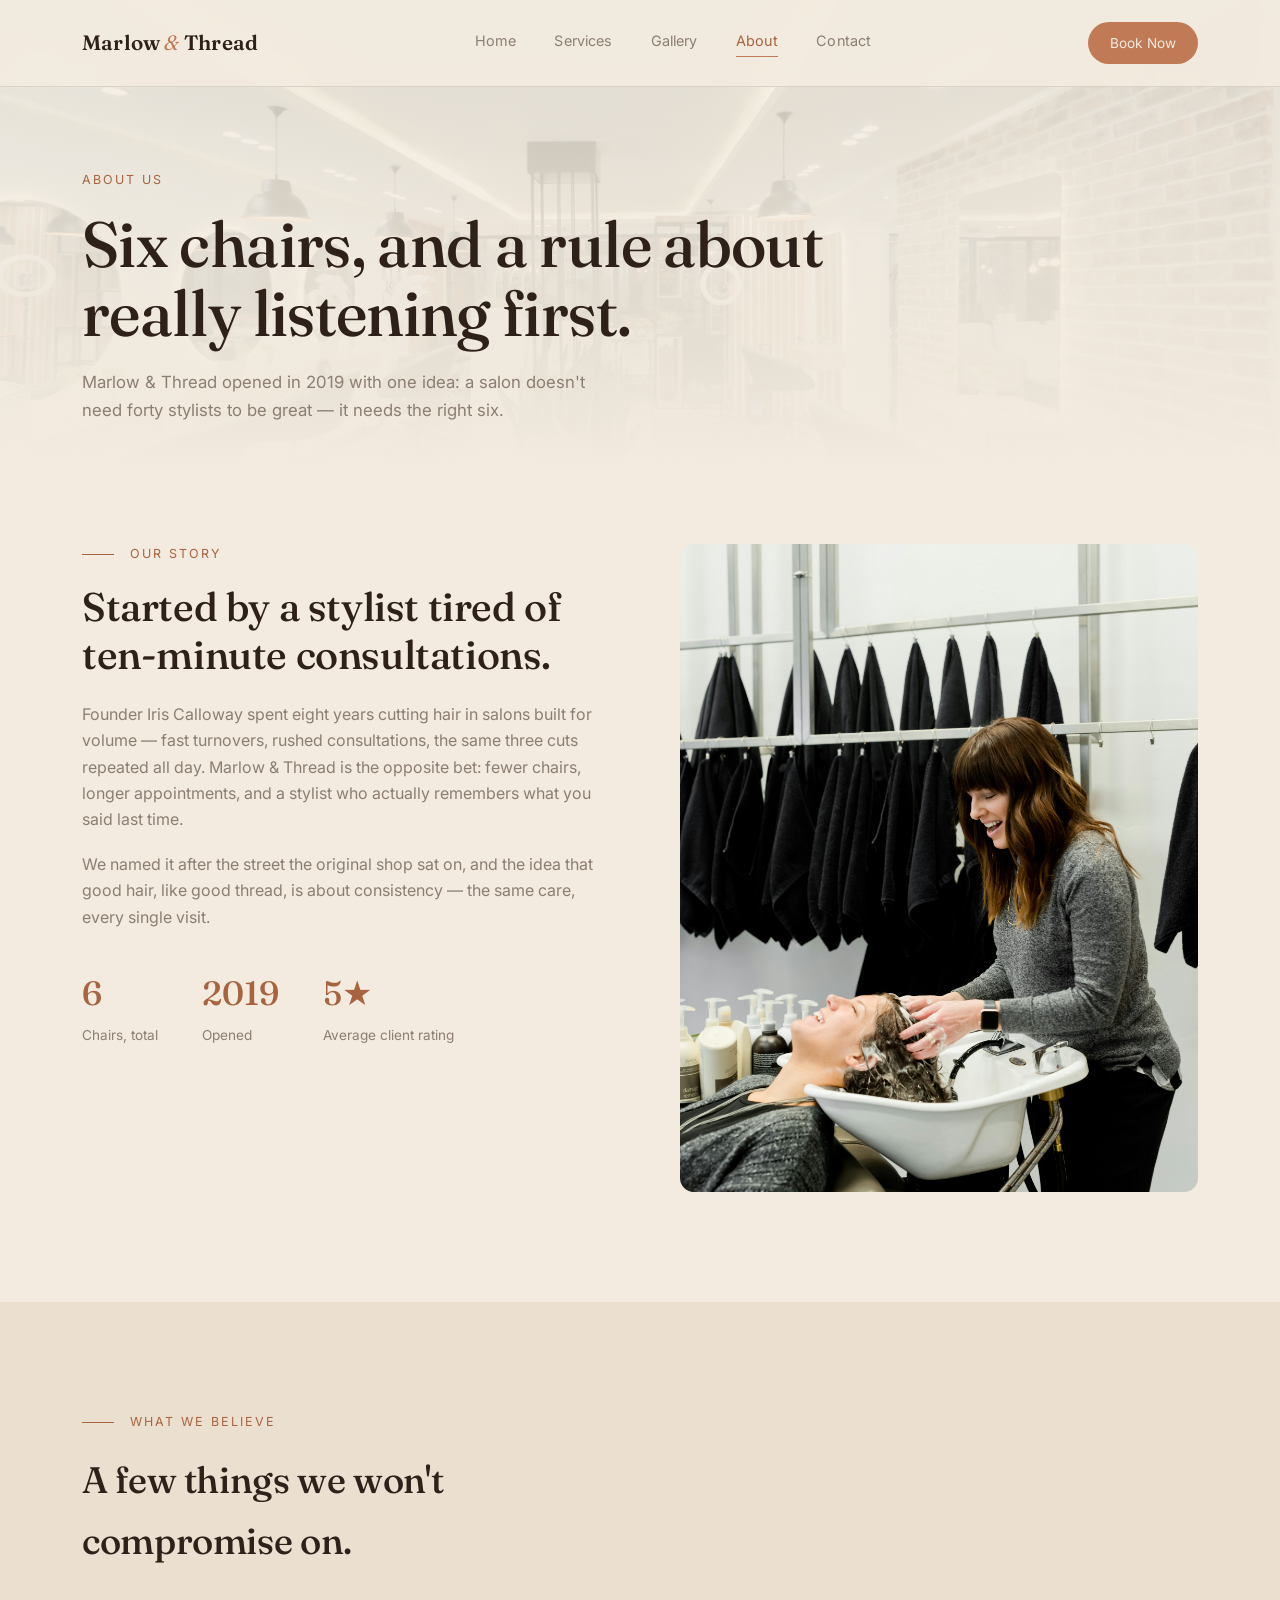
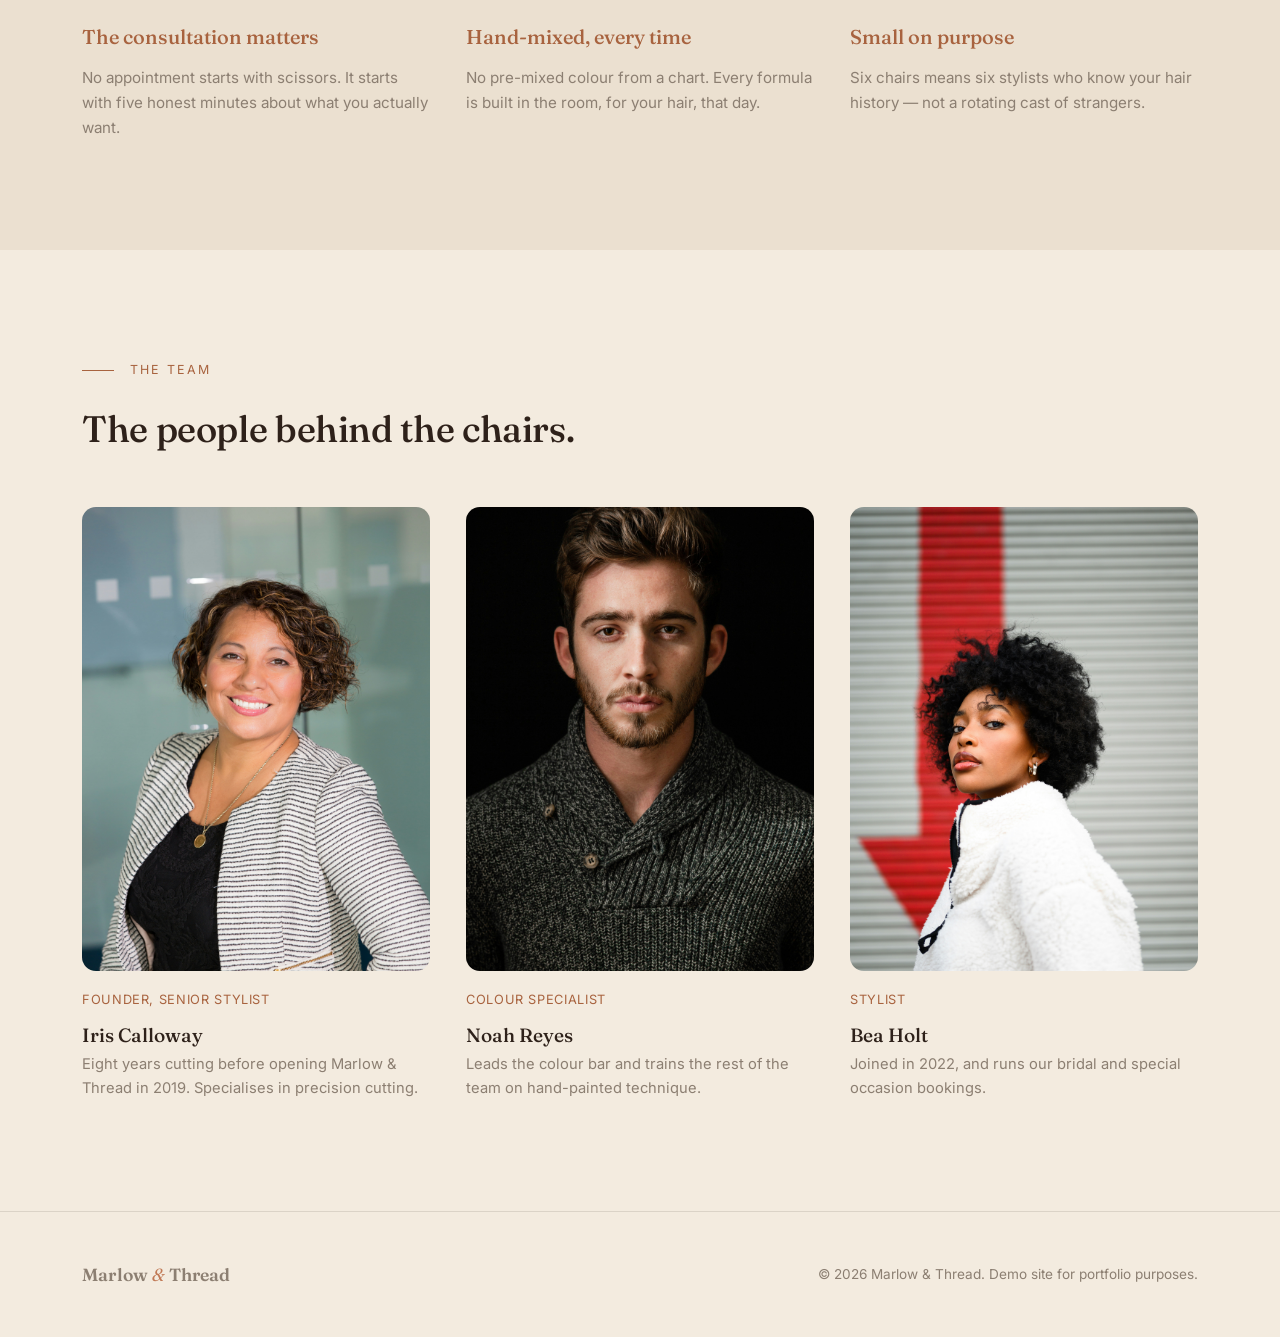
<file: projects/mallow_hair salon/about.html>
<!DOCTYPE html>
<html lang="en">
<head>
<meta charset="UTF-8">
<meta name="viewport" content="width=device-width, initial-scale=1.0">
<title>About — Marlow & Thread</title>
<link rel="stylesheet" href="style.css">
<style>
  .about-split{ display:grid; grid-template-columns:1fr 1fr; gap:80px; align-items:start; }
  @media (max-width:860px){ .about-split{ grid-template-columns:1fr; gap:48px; } }
  .about-split img{ aspect-ratio:4/5; object-fit:cover; border-radius:14px; }
  .about-split h2{ font-size:clamp(2rem,4vw,2.5rem); margin-bottom:22px; line-height:1.2; font-weight:500; }
  .about-split p{ color:var(--grey); margin-bottom:18px; }
  .stat-row{ display:flex; gap:44px; margin-top:36px; }
  .stat-num{ font-family:'Fraunces',serif; font-size:2.1rem; color:var(--clay-deep); display:block; font-weight:500; }
  .stat-label{ color:var(--grey); font-size:0.85rem; }

  .values{ background:var(--cream-2); }
  .value-grid{ display:grid; grid-template-columns:repeat(3,1fr); gap:36px; margin-top:48px; }
  @media (max-width:860px){ .value-grid{ grid-template-columns:1fr; } }
  .value-card h4{ font-family:'Fraunces',serif; font-size:1.25rem; margin-bottom:12px; color:var(--clay-deep); font-weight:500; }
  .value-card p{ color:var(--grey); font-size:0.95rem; }

  .team-row{ display:grid; grid-template-columns:repeat(3,1fr); gap:36px; }
  @media (max-width:780px){ .team-row{ grid-template-columns:1fr; } }
  .team-card img{ aspect-ratio:3/4; object-fit:cover; border-radius:14px; margin-bottom:18px; }
  .team-card h4{ font-family:'Fraunces',serif; font-size:1.2rem; font-weight:500; }
  .team-card .role{ color:var(--clay-deep); font-size:0.8rem; letter-spacing:0.05em; text-transform:uppercase; margin-bottom:10px; display:block; }
  .team-card p{ color:var(--grey); font-size:0.92rem; }
</style>
</head>
<body>

<header>
  <nav>
    <a href="index.html" class="logo">Marlow <span>&</span> Thread</a>
    <div class="navlinks">
      <a href="index.html">Home</a>
      <a href="services.html">Services</a>
      <a href="gallery.html">Gallery</a>
      <a href="about.html" class="active">About</a>
      <a href="contact.html">Contact</a>
    </div>
    <a href="contact.html" class="navlinks nav-cta">Book Now</a>
  </nav>
</header>

<section class="page-hero">
  <div class="page-hero-bg" aria-hidden="true"><img src="gallery/about-hero.jpg" alt=""></div>
  <div class="wrap page-hero-inner">
    <span class="eyebrow">About Us</span>
    <h1>Six chairs, and a rule about really listening first.</h1>
    <p class="lede">Marlow & Thread opened in 2019 with one idea: a salon doesn't need forty stylists to be great — it needs the right six.</p>
  </div>
</section>

<section style="padding-top:30px;">
  <div class="wrap about-split">
    <div>
      <div class="section-label">Our Story</div>
      <h2>Started by a stylist tired of ten-minute consultations.</h2>
      <p>Founder Iris Calloway spent eight years cutting hair in salons built for volume — fast turnovers, rushed consultations, the same three cuts repeated all day. Marlow & Thread is the opposite bet: fewer chairs, longer appointments, and a stylist who actually remembers what you said last time.</p>
      <p>We named it after the street the original shop sat on, and the idea that good hair, like good thread, is about consistency — the same care, every single visit.</p>
      <div class="stat-row">
        <div><span class="stat-num">6</span><span class="stat-label">Chairs, total</span></div>
        <div><span class="stat-num">2019</span><span class="stat-label">Opened</span></div>
        <div><span class="stat-num">5★</span><span class="stat-label">Average client rating</span></div>
      </div>
    </div>
    <img src="gallery/about-portrait.jpg" alt="Stylist working with a client in the salon">
  </div>
</section>

<section class="values">
  <div class="wrap">
    <div class="section-label">What We Believe</div>
    <h2 style="font-size:clamp(1.7rem,3.2vw,2.3rem); max-width:560px; font-weight:500;">A few things we won't compromise on.</h2>
    <div class="value-grid">
      <div class="value-card">
        <h4>The consultation matters</h4>
        <p>No appointment starts with scissors. It starts with five honest minutes about what you actually want.</p>
      </div>
      <div class="value-card">
        <h4>Hand-mixed, every time</h4>
        <p>No pre-mixed colour from a chart. Every formula is built in the room, for your hair, that day.</p>
      </div>
      <div class="value-card">
        <h4>Small on purpose</h4>
        <p>Six chairs means six stylists who know your hair history — not a rotating cast of strangers.</p>
      </div>
    </div>
  </div>
</section>

<section>
  <div class="wrap">
    <div class="section-label">The Team</div>
    <h2 style="font-size:clamp(1.7rem,3.2vw,2.3rem); margin-bottom:48px; max-width:560px; font-weight:500;">The people behind the chairs.</h2>
    <div class="team-row">
      <div class="team-card">
        <img src="gallery/team-iris.jpg" alt="Portrait of Iris Calloway">
        <span class="role">Founder, Senior Stylist</span>
        <h4>Iris Calloway</h4>
        <p>Eight years cutting before opening Marlow & Thread in 2019. Specialises in precision cutting.</p>
      </div>
      <div class="team-card">
        <img src="gallery/team-noah.jpg" alt="Portrait of Noah Reyes">
        <span class="role">Colour Specialist</span>
        <h4>Noah Reyes</h4>
        <p>Leads the colour bar and trains the rest of the team on hand-painted technique.</p>
      </div>
      <div class="team-card">
        <img src="gallery/team-bea.jpg" alt="Portrait of Bea Holt">
        <span class="role">Stylist</span>
        <h4>Bea Holt</h4>
        <p>Joined in 2022, and runs our bridal and special occasion bookings.</p>
      </div>
    </div>
  </div>
</section>

<footer>
  <div class="wrap" style="display:flex; justify-content:space-between; align-items:center; flex-wrap:wrap; gap:16px; width:100%;">
    <a href="index.html" class="logo">Marlow <span style="color:var(--clay);">&</span> Thread</a>
    <span>&copy; 2026 Marlow & Thread. Demo site for portfolio purposes.</span>
  </div>
</footer>

</body>
</html>
</file>
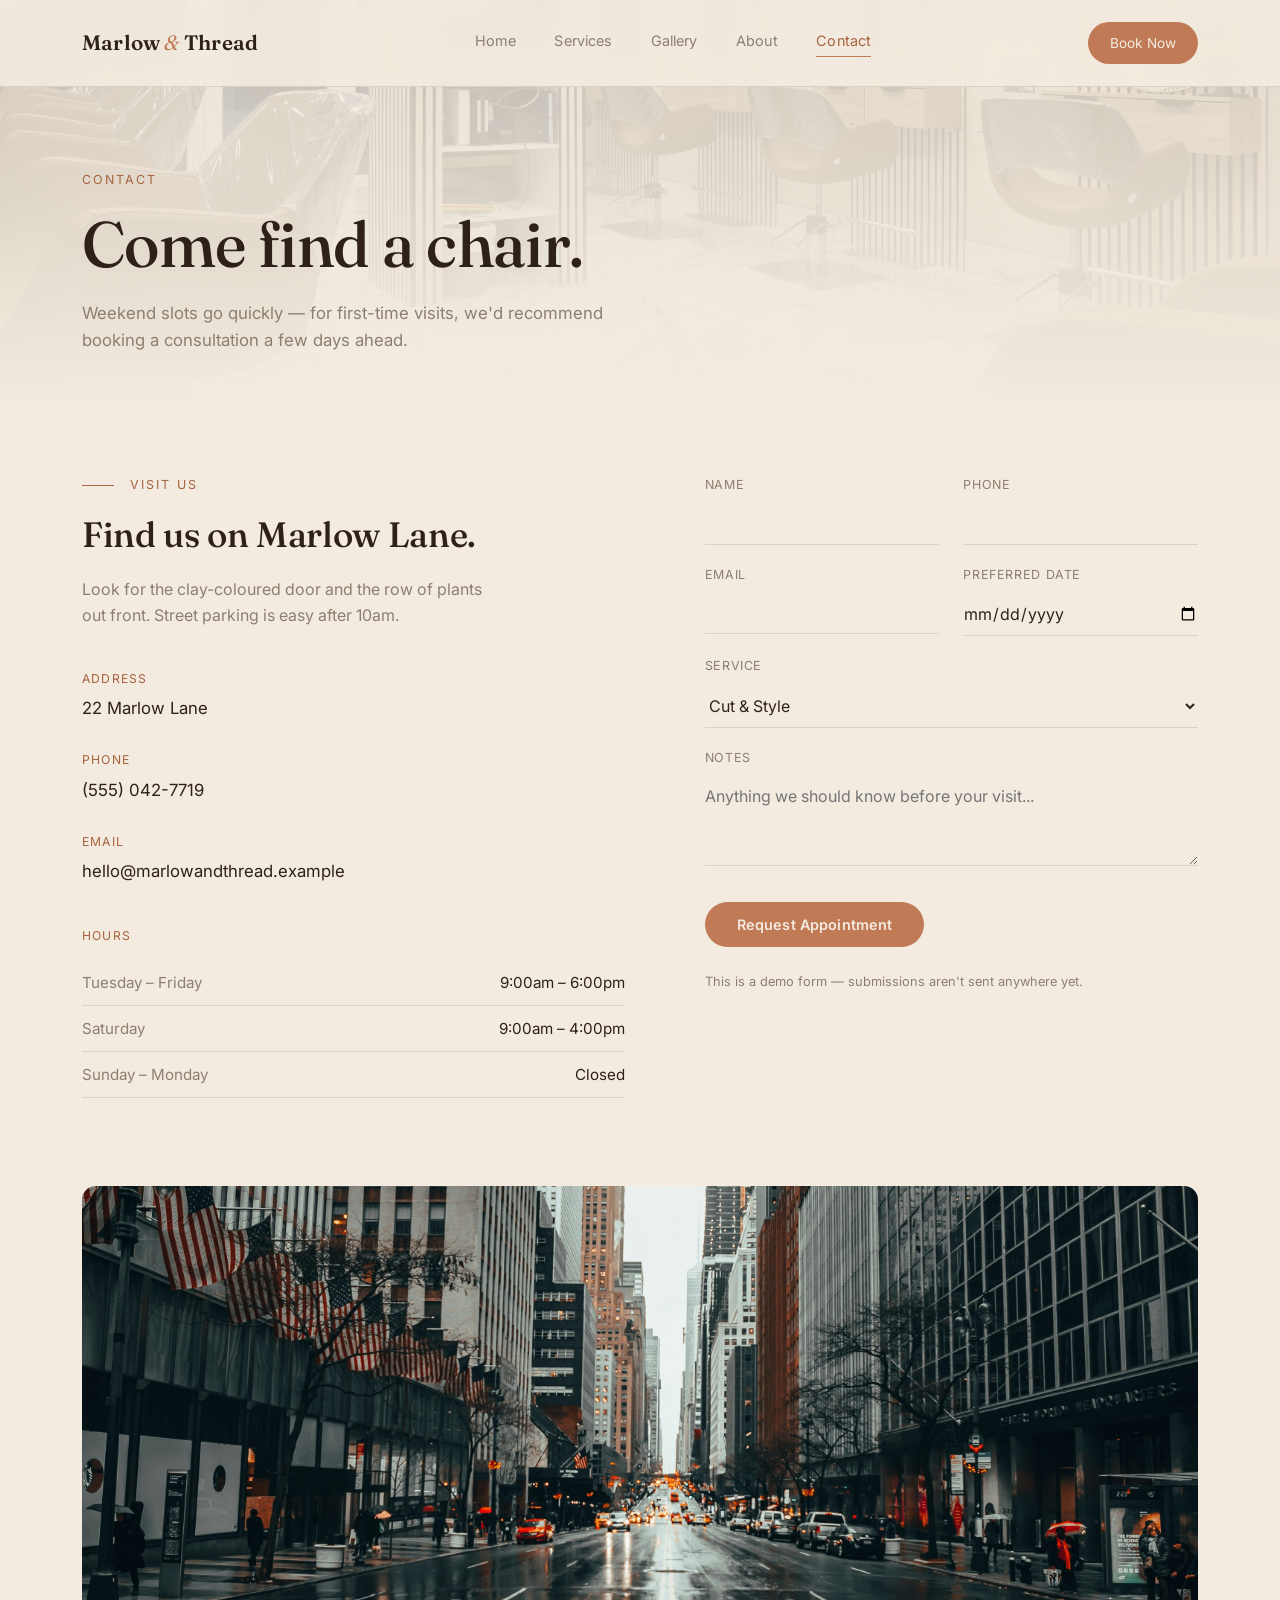
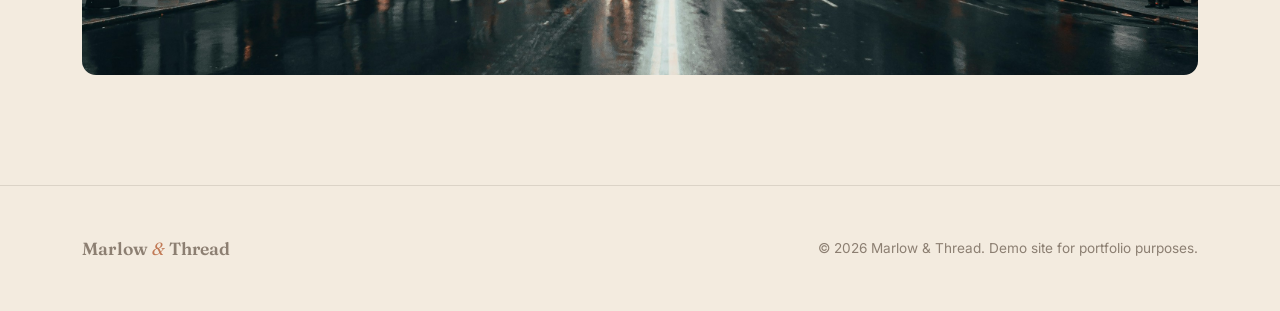
<file: projects/mallow_hair salon/contact.html>
<!DOCTYPE html>
<html lang="en">
<head>
<meta charset="UTF-8">
<meta name="viewport" content="width=device-width, initial-scale=1.0">
<title>Contact — Marlow & Thread</title>
<link rel="stylesheet" href="style.css">
<style>
  .contact-grid{ display:grid; grid-template-columns:1.1fr 1fr; gap:80px; }
  @media (max-width:860px){ .contact-grid{ grid-template-columns:1fr; gap:56px; } }
  .contact-grid > div > p{ color:var(--grey); margin-bottom:40px; max-width:420px; }

  .info-block{ margin-bottom:28px; }
  .info-label{ font-size:0.76rem; letter-spacing:0.1em; text-transform:uppercase; color:var(--clay-deep); margin-bottom:6px; }
  .info-value{ font-size:1.05rem; }
  .hours-row{ display:flex; justify-content:space-between; padding:10px 0; border-bottom:1px solid var(--line); font-size:0.95rem; }
  .hours-row span:first-child{ color:var(--grey); }

  form{ display:flex; flex-direction:column; gap:20px; }
  label{ font-size:0.78rem; letter-spacing:0.05em; text-transform:uppercase; color:var(--grey); margin-bottom:8px; display:block; }
  input, select, textarea{
    width:100%; background:transparent; border:none; border-bottom:1px solid var(--line);
    color:var(--walnut); font-family:'Inter',sans-serif; font-size:1rem; padding:10px 0;
    transition:border-color .25s;
  }
  input:focus, select:focus, textarea:focus{ outline:none; border-bottom-color:var(--clay); }
  textarea{ resize:vertical; min-height:90px; }
  select{ color:var(--walnut); }
  .form-row{ display:grid; grid-template-columns:1fr 1fr; gap:24px; }
  @media (max-width:540px){ .form-row{ grid-template-columns:1fr; } }
  .submit-btn{
    align-self:flex-start; margin-top:8px; background:var(--clay); color:var(--cream); border:none;
    padding:14px 32px; font-size:0.9rem; font-weight:600; letter-spacing:0.01em;
    border-radius:30px; cursor:pointer; transition:background .25s; font-family:'Inter',sans-serif;
  }
  .submit-btn:hover{ background:var(--clay-deep); }
  .form-note{ font-size:0.8rem; color:var(--grey); margin-top:4px; }

  .map-block{ margin-top:60px; aspect-ratio:16/7; border-radius:14px; overflow:hidden; position:relative; }
  .map-block img{ width:100%; height:100%; object-fit:cover; }
</style>
</head>
<body>

<header>
  <nav>
    <a href="index.html" class="logo">Marlow <span>&</span> Thread</a>
    <div class="navlinks">
      <a href="index.html">Home</a>
      <a href="services.html">Services</a>
      <a href="gallery.html">Gallery</a>
      <a href="about.html">About</a>
      <a href="contact.html" class="active">Contact</a>
    </div>
    <a href="contact.html" class="navlinks nav-cta">Book Now</a>
  </nav>
</header>

<section class="page-hero">
  <div class="page-hero-bg" aria-hidden="true"><img src="gallery/contact-hero.jpg" alt=""></div>
  <div class="wrap page-hero-inner">
    <span class="eyebrow">Contact</span>
    <h1>Come find a chair.</h1>
    <p class="lede">Weekend slots go quickly — for first-time visits, we'd recommend booking a consultation a few days ahead.</p>
  </div>
</section>

<section style="padding-top:30px;">
  <div class="wrap contact-grid">
    <div>
      <div class="section-label">Visit Us</div>
      <h2 style="font-size:clamp(1.7rem,3.2vw,2.2rem); margin-bottom:20px; line-height:1.2; font-weight:500;">Find us on Marlow Lane.</h2>
      <p>Look for the clay-coloured door and the row of plants out front. Street parking is easy after 10am.</p>

      <div class="info-block">
        <div class="info-label">Address</div>
        <div class="info-value">22 Marlow Lane</div>
      </div>
      <div class="info-block">
        <div class="info-label">Phone</div>
        <div class="info-value">(555) 042-7719</div>
      </div>
      <div class="info-block">
        <div class="info-label">Email</div>
        <div class="info-value">hello@marlowandthread.example</div>
      </div>

      <div class="info-block" style="margin-top:40px;">
        <div class="info-label" style="margin-bottom:14px;">Hours</div>
        <div class="hours-row"><span>Tuesday – Friday</span><span>9:00am – 6:00pm</span></div>
        <div class="hours-row"><span>Saturday</span><span>9:00am – 4:00pm</span></div>
        <div class="hours-row"><span>Sunday – Monday</span><span>Closed</span></div>
      </div>
    </div>

    <div>
      <form onsubmit="return false;">
        <div class="form-row">
          <div>
            <label for="name">Name</label>
            <input type="text" id="name" name="name" required>
          </div>
          <div>
            <label for="phone">Phone</label>
            <input type="tel" id="phone" name="phone">
          </div>
        </div>
        <div class="form-row">
          <div>
            <label for="email">Email</label>
            <input type="email" id="email" name="email" required>
          </div>
          <div>
            <label for="date">Preferred Date</label>
            <input type="date" id="date" name="date">
          </div>
        </div>
        <div>
          <label for="service">Service</label>
          <select id="service" name="service">
            <option>Cut & Style</option>
            <option>Colour & Balayage</option>
            <option>Deep Conditioning Ritual</option>
            <option>Bridal & Special Occasion</option>
            <option>Children's Cut</option>
          </select>
        </div>
        <div>
          <label for="message">Notes</label>
          <textarea id="message" name="message" placeholder="Anything we should know before your visit..."></textarea>
        </div>
        <button type="submit" class="submit-btn">Request Appointment</button>
        <p class="form-note">This is a demo form — submissions aren't sent anywhere yet.</p>
      </form>
    </div>
  </div>

  <div class="wrap">
    <div class="map-block">
      <img src="gallery/map.jpg" alt="Street view near Marlow & Thread">
    </div>
  </div>
</section>

<footer>
  <div class="wrap" style="display:flex; justify-content:space-between; align-items:center; flex-wrap:wrap; gap:16px; width:100%;">
    <a href="index.html" class="logo">Marlow <span style="color:var(--clay);">&</span> Thread</a>
    <span>&copy; 2026 Marlow & Thread. Demo site for portfolio purposes.</span>
  </div>
</footer>

</body>
</html>
</file>
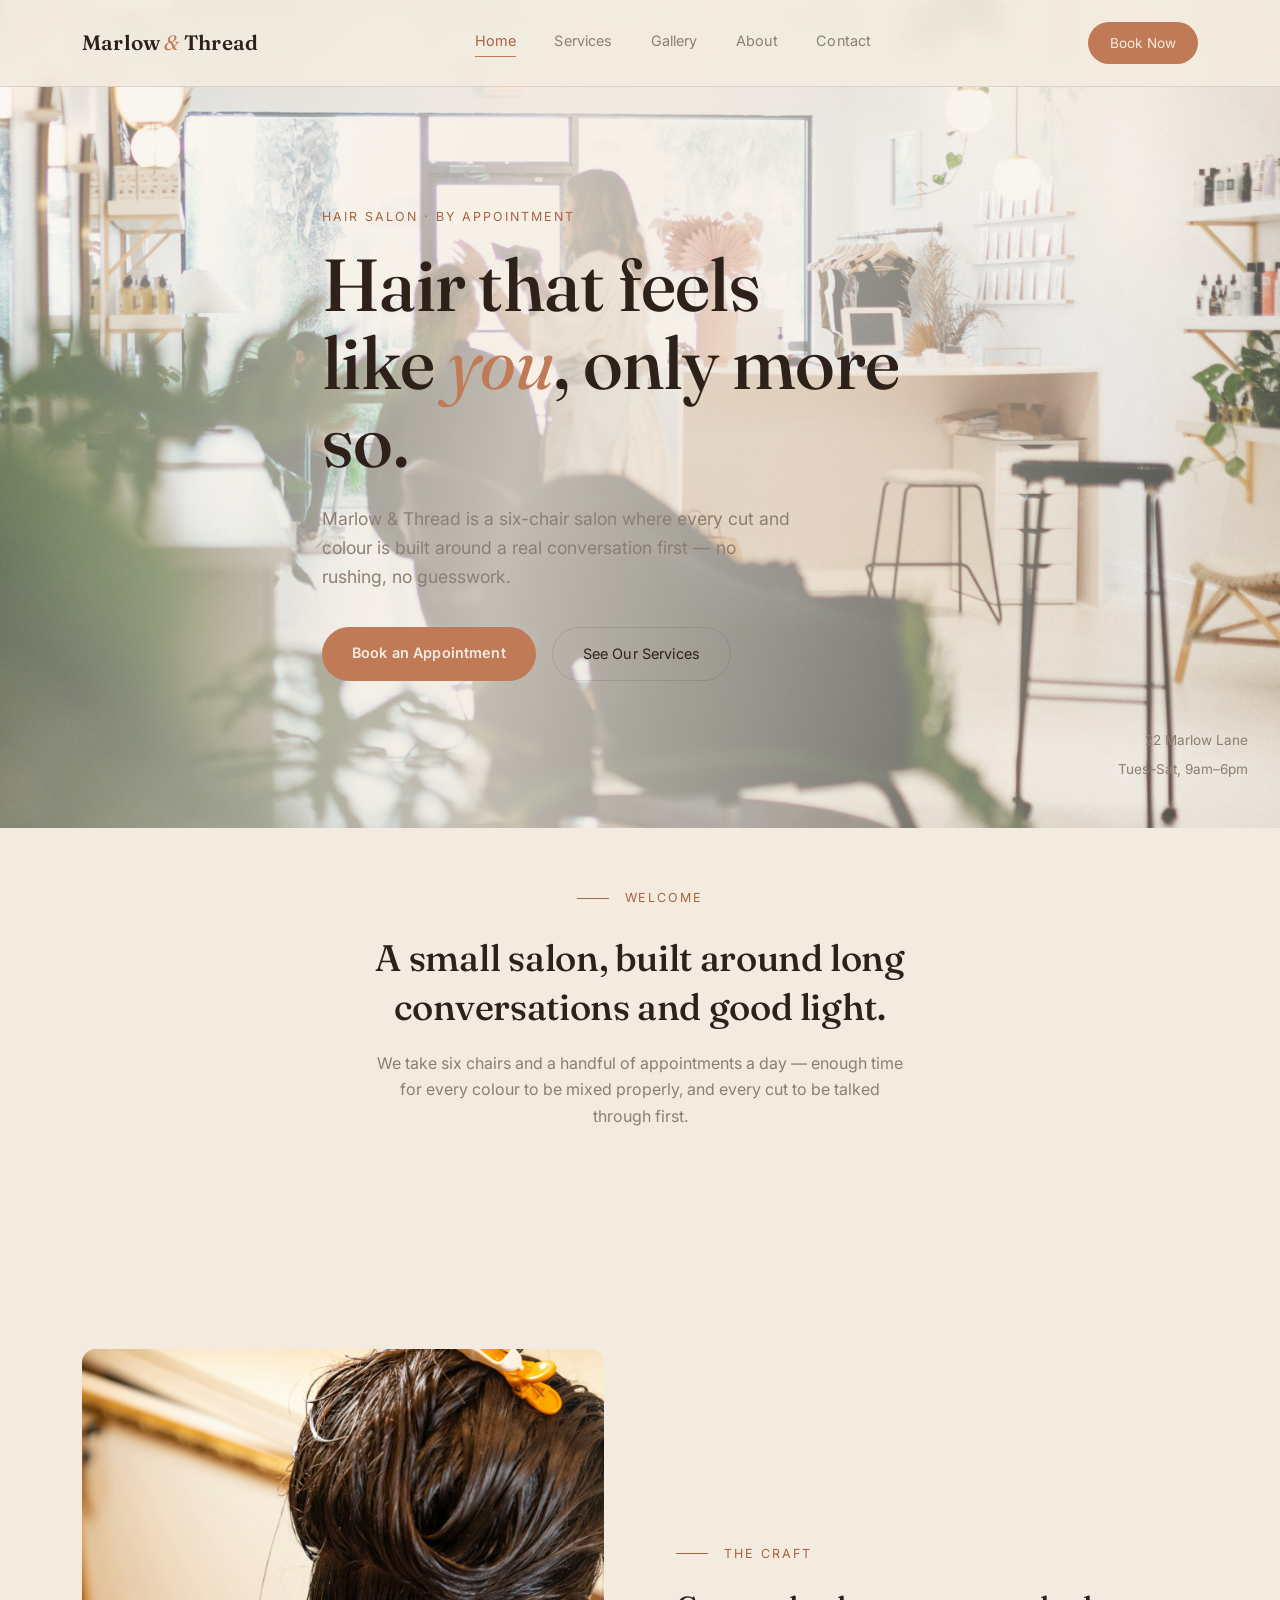
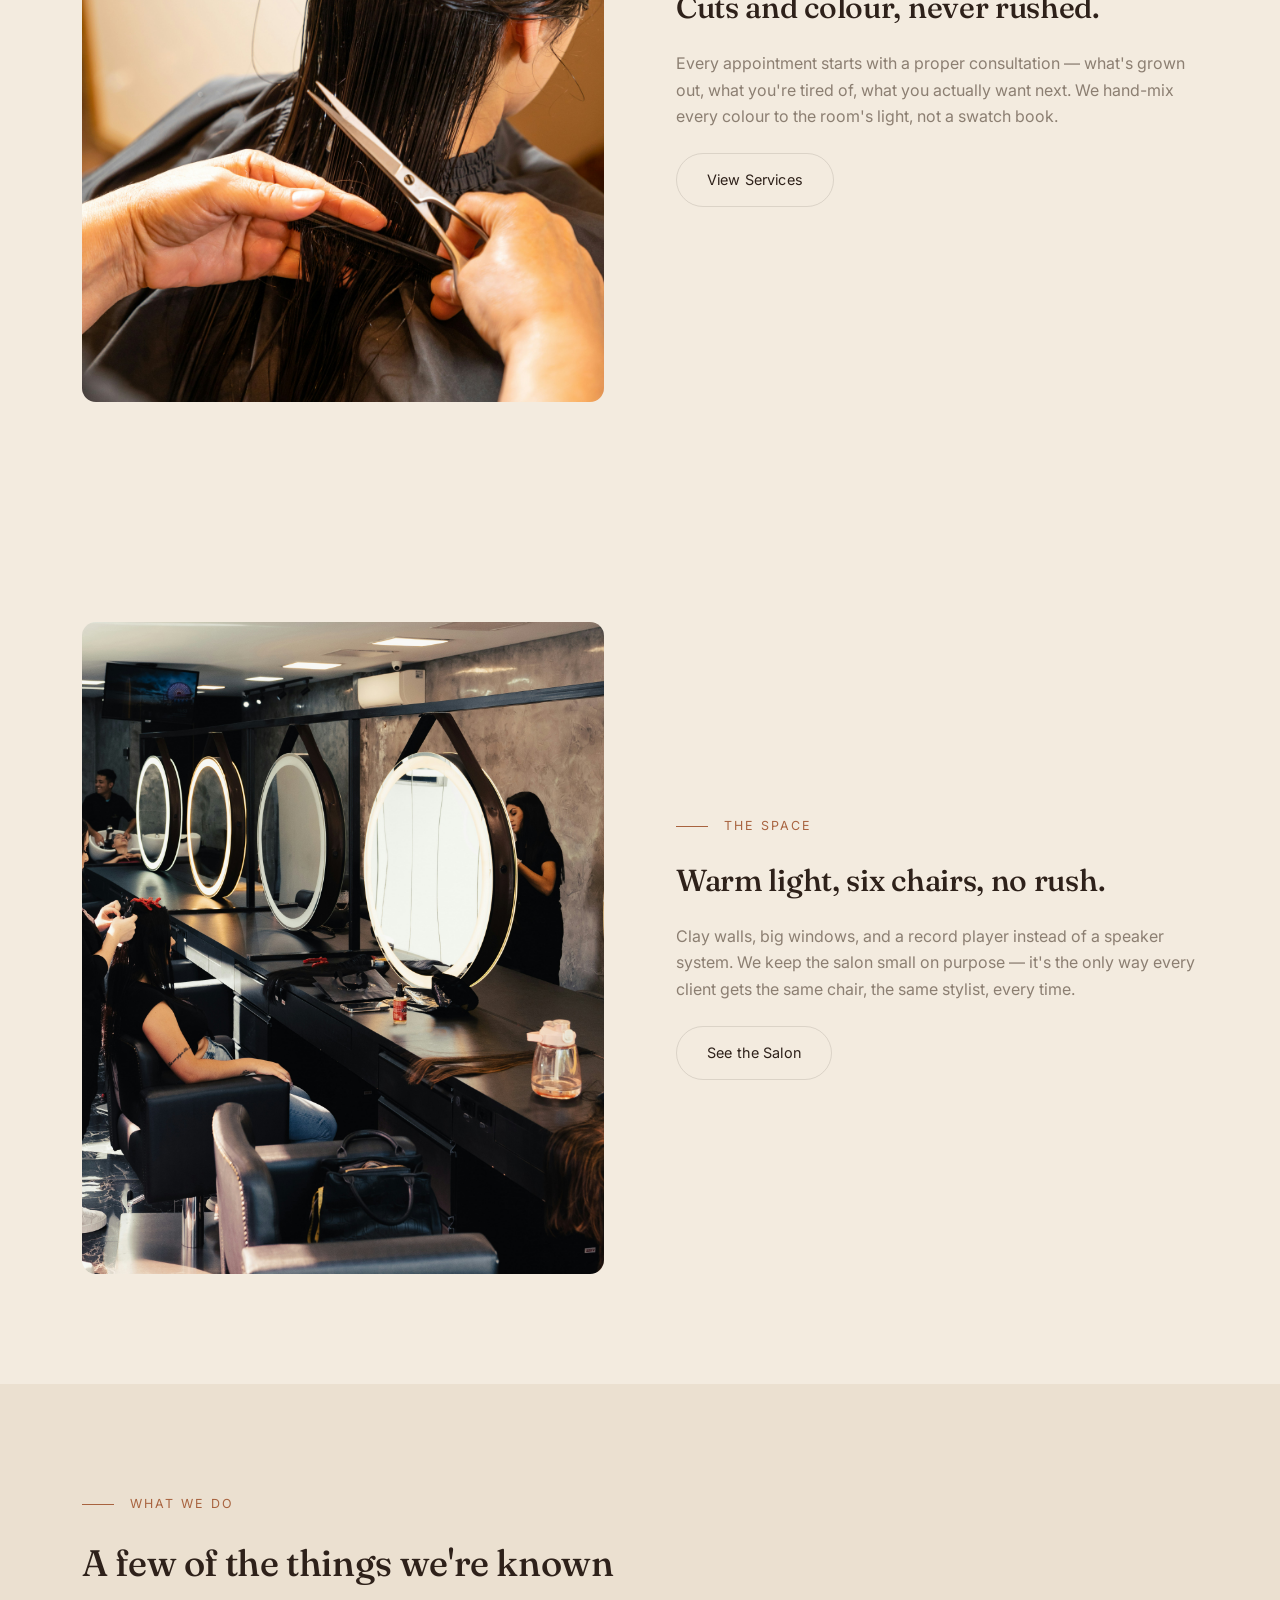
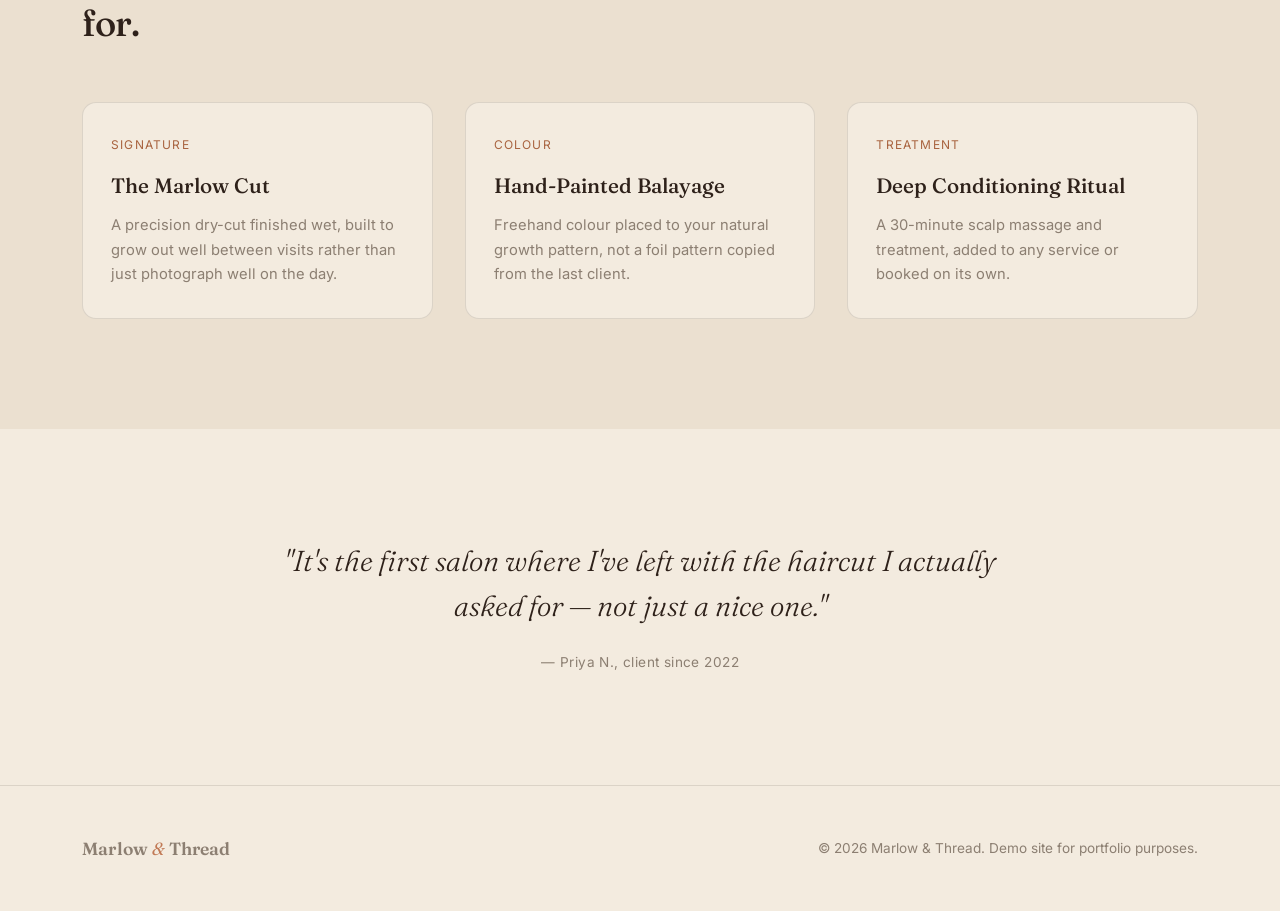
<file: projects/mallow_hair salon/index-3.html>
<!DOCTYPE html>
<html lang="en">
<head>
<meta charset="UTF-8">
<meta name="viewport" content="width=device-width, initial-scale=1.0">
<title>Marlow & Thread — Hair Salon</title>
<link rel="stylesheet" href="style.css">
<style>
  .hero{
    position:relative; min-height:92vh; display:flex; align-items:center;
    padding:140px 0 80px; overflow:hidden;
  }
  .hero-bg{ position:absolute; inset:0; z-index:0; }
  .hero-bg img{ width:100%; height:100%; object-fit:cover; }
  .hero-bg::after{
    content:''; position:absolute; inset:0;
    background:linear-gradient(100deg, rgba(243,235,223,0.35) 0%, rgba(243,235,223,0.8) 42%, rgba(243,235,223,0.25) 100%);
  }
  .hero-inner{ position:relative; z-index:2; max-width:700px; }
  .hero h1{ font-size:clamp(2.6rem, 5.8vw, 4.6rem); line-height:1.06; margin-bottom:24px; font-weight:500; }
  .hero h1 em{ color:var(--clay); font-style:italic; font-weight:400; }
  .hero p{ font-size:1.1rem; color:var(--grey); max-width:480px; margin-bottom:36px; }
  .hero-meta{
    position:absolute; right:32px; bottom:48px; z-index:2; text-align:right;
    color:var(--grey); font-size:0.85rem; display:flex; flex-direction:column; gap:6px;
  }
  @media (max-width:860px){ .hero-meta{ display:none; } }

  .intro{ text-align:center; padding-top:60px; }
  .intro h2{ font-size:clamp(1.7rem,3.2vw,2.3rem); max-width:740px; margin:24px auto 18px; line-height:1.35; font-weight:500; }
  .intro p{ color:var(--grey); max-width:540px; margin:0 auto; }

  .split{ display:grid; grid-template-columns:1fr 1fr; gap:72px; align-items:center; }
  @media (max-width:860px){ .split{ grid-template-columns:1fr; gap:40px; } }
  .split img{ aspect-ratio:4/5; object-fit:cover; border-radius:14px; }
  .split-rev .split{ direction:rtl; }
  .split-rev .split > *{ direction:ltr; }
  .split h3{ font-size:1.9rem; margin-bottom:18px; font-weight:500; }
  .split p{ color:var(--grey); margin-bottom:24px; }

  .service-teaser{ background:var(--cream-2); }
  .menu-grid{ display:grid; grid-template-columns:repeat(3,1fr); gap:32px; margin-top:48px; }
  @media (max-width:860px){ .menu-grid{ grid-template-columns:1fr; } }
  .menu-card{ background:var(--cream); border-radius:14px; padding:32px 28px; border:1px solid var(--line); }
  .menu-card .tag{ font-size:0.75rem; letter-spacing:0.1em; text-transform:uppercase; color:var(--clay-deep); margin-bottom:14px; display:block; }
  .menu-card h4{ font-family:'Fraunces',serif; font-size:1.3rem; margin-bottom:10px; font-weight:500; }
  .menu-card p{ color:var(--grey); font-size:0.92rem; }

  .quote{ text-align:center; }
  .quote blockquote{
    font-family:'Fraunces',serif; font-style:italic; font-weight:300;
    font-size:clamp(1.3rem,2.4vw,1.8rem); max-width:740px; margin:0 auto 20px;
    color:var(--walnut); line-height:1.55;
  }
  .quote cite{ color:var(--grey); font-size:0.85rem; font-style:normal; letter-spacing:0.03em; }
</style>
</head>
<body>

<header>
  <nav>
    <a href="index.html" class="logo">Marlow <span>&</span> Thread</a>
    <div class="navlinks">
      <a href="index.html" class="active">Home</a>
      <a href="services.html">Services</a>
      <a href="gallery.html">Gallery</a>
      <a href="about.html">About</a>
      <a href="contact.html">Contact</a>
    </div>
    <a href="contact.html" class="navlinks nav-cta">Book Now</a>
  </nav>
</header>

<section class="hero">
  <div class="hero-bg" aria-hidden="true"><img src="gallery/hero.jpg" alt=""></div>
  <div class="wrap hero-inner">
    <span class="eyebrow">Hair Salon · By Appointment</span>
    <h1>Hair that feels<br>like <em>you</em>, only more so.</h1>
    <p>Marlow & Thread is a six-chair salon where every cut and colour is built around a real conversation first — no rushing, no guesswork.</p>
    <div class="btn-row" style="margin-top:0;">
      <a href="contact.html" class="btn btn-primary">Book an Appointment</a>
      <a href="services.html" class="btn btn-ghost">See Our Services</a>
    </div>
  </div>
  <div class="hero-meta">
    <span>22 Marlow Lane</span>
    <span>Tues–Sat, 9am–6pm</span>
  </div>
</section>

<section class="intro">
  <div class="wrap">
    <div class="section-label" style="justify-content:center;">Welcome</div>
    <h2>A small salon, built around long conversations and good light.</h2>
    <p>We take six chairs and a handful of appointments a day — enough time for every colour to be mixed properly, and every cut to be talked through first.</p>
  </div>
</section>

<section>
  <div class="wrap split">
    <img src="gallery/styling-chair.jpg" alt="Stylist working on a client's hair in a sunlit chair">
    <div>
      <div class="section-label">The Craft</div>
      <h3>Cuts and colour, never rushed.</h3>
      <p>Every appointment starts with a proper consultation — what's grown out, what you're tired of, what you actually want next. We hand-mix every colour to the room's light, not a swatch book.</p>
      <a href="services.html" class="btn btn-ghost">View Services</a>
    </div>
  </div>
</section>

<section class="split-rev">
  <div class="wrap split">
    <div>
      <div class="section-label">The Space</div>
      <h3>Warm light, six chairs, no rush.</h3>
      <p>Clay walls, big windows, and a record player instead of a speaker system. We keep the salon small on purpose — it's the only way every client gets the same chair, the same stylist, every time.</p>
      <a href="gallery.html" class="btn btn-ghost">See the Salon</a>
    </div>
    <img src="gallery/salon-interior.jpg" alt="Warm, sunlit interior of the salon">
  </div>
</section>

<section class="service-teaser">
  <div class="wrap">
    <div class="section-label">What We Do</div>
    <h2 style="font-size:clamp(1.7rem,3.2vw,2.3rem); max-width:560px; font-weight:500;">A few of the things we're known for.</h2>
    <div class="menu-grid">
      <div class="menu-card">
        <span class="tag">Signature</span>
        <h4>The Marlow Cut</h4>
        <p>A precision dry-cut finished wet, built to grow out well between visits rather than just photograph well on the day.</p>
      </div>
      <div class="menu-card">
        <span class="tag">Colour</span>
        <h4>Hand-Painted Balayage</h4>
        <p>Freehand colour placed to your natural growth pattern, not a foil pattern copied from the last client.</p>
      </div>
      <div class="menu-card">
        <span class="tag">Treatment</span>
        <h4>Deep Conditioning Ritual</h4>
        <p>A 30-minute scalp massage and treatment, added to any service or booked on its own.</p>
      </div>
    </div>
  </div>
</section>

<section class="quote">
  <div class="wrap">
    <blockquote>"It's the first salon where I've left with the haircut I actually asked for — not just a nice one."</blockquote>
    <cite>— Priya N., client since 2022</cite>
  </div>
</section>

<footer>
  <div class="wrap" style="display:flex; justify-content:space-between; align-items:center; flex-wrap:wrap; gap:16px; width:100%;">
    <a href="index.html" class="logo">Marlow <span style="color:var(--clay);">&</span> Thread</a>
    <span>&copy; 2026 Marlow & Thread. Demo site for portfolio purposes.</span>
  </div>
</footer>

</body>
</html>
</file>
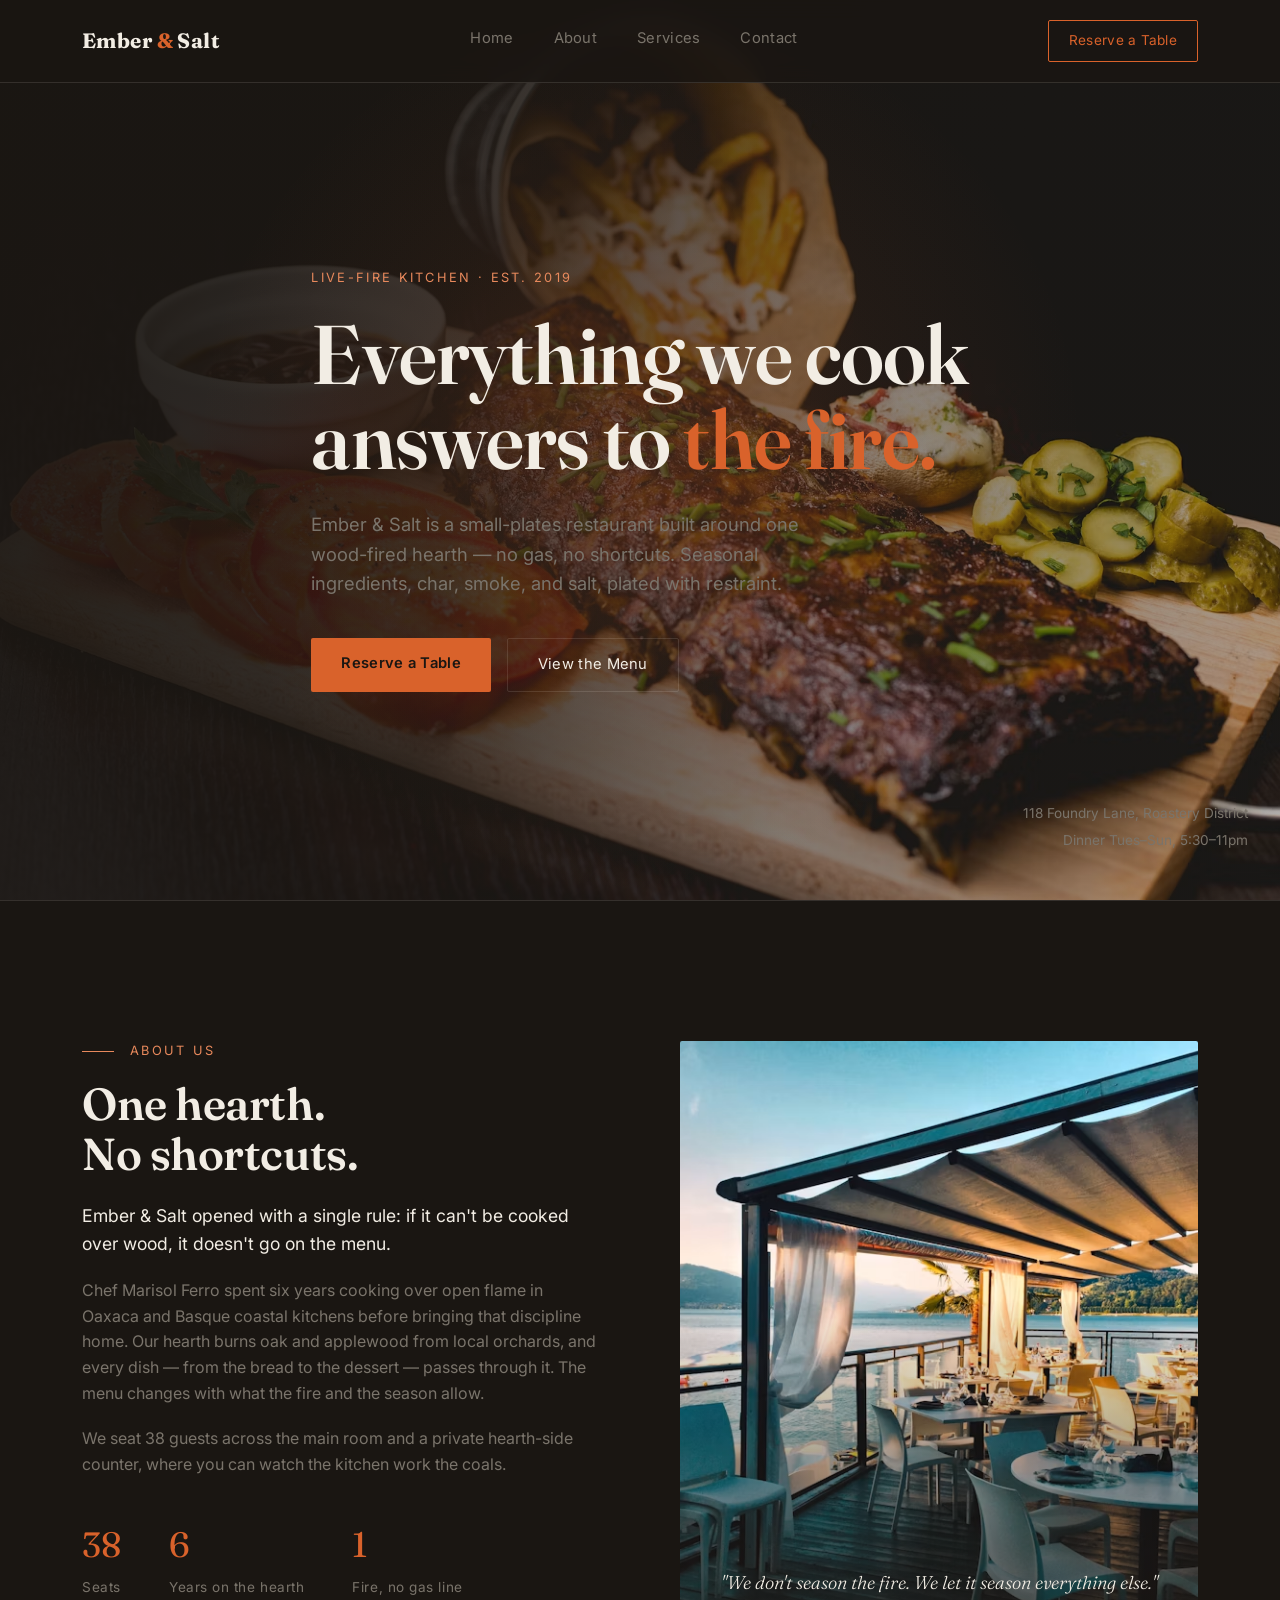
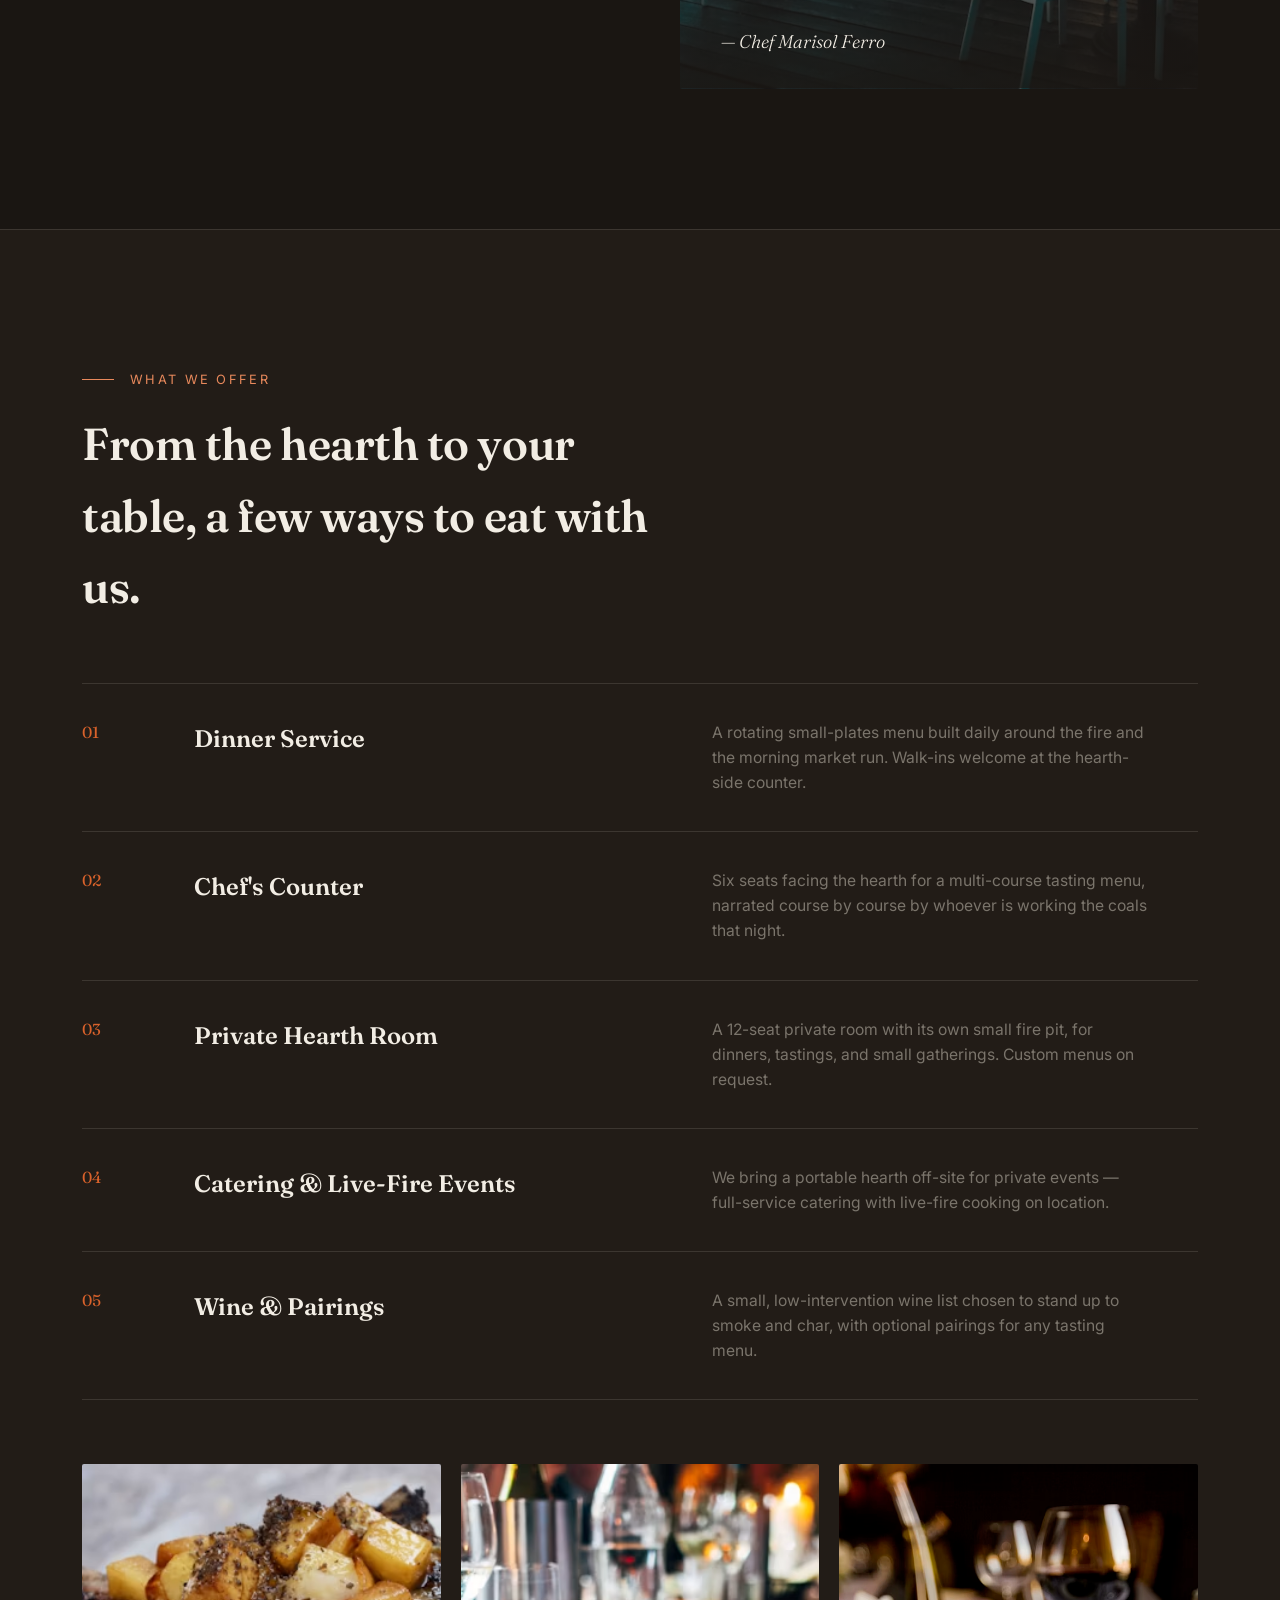
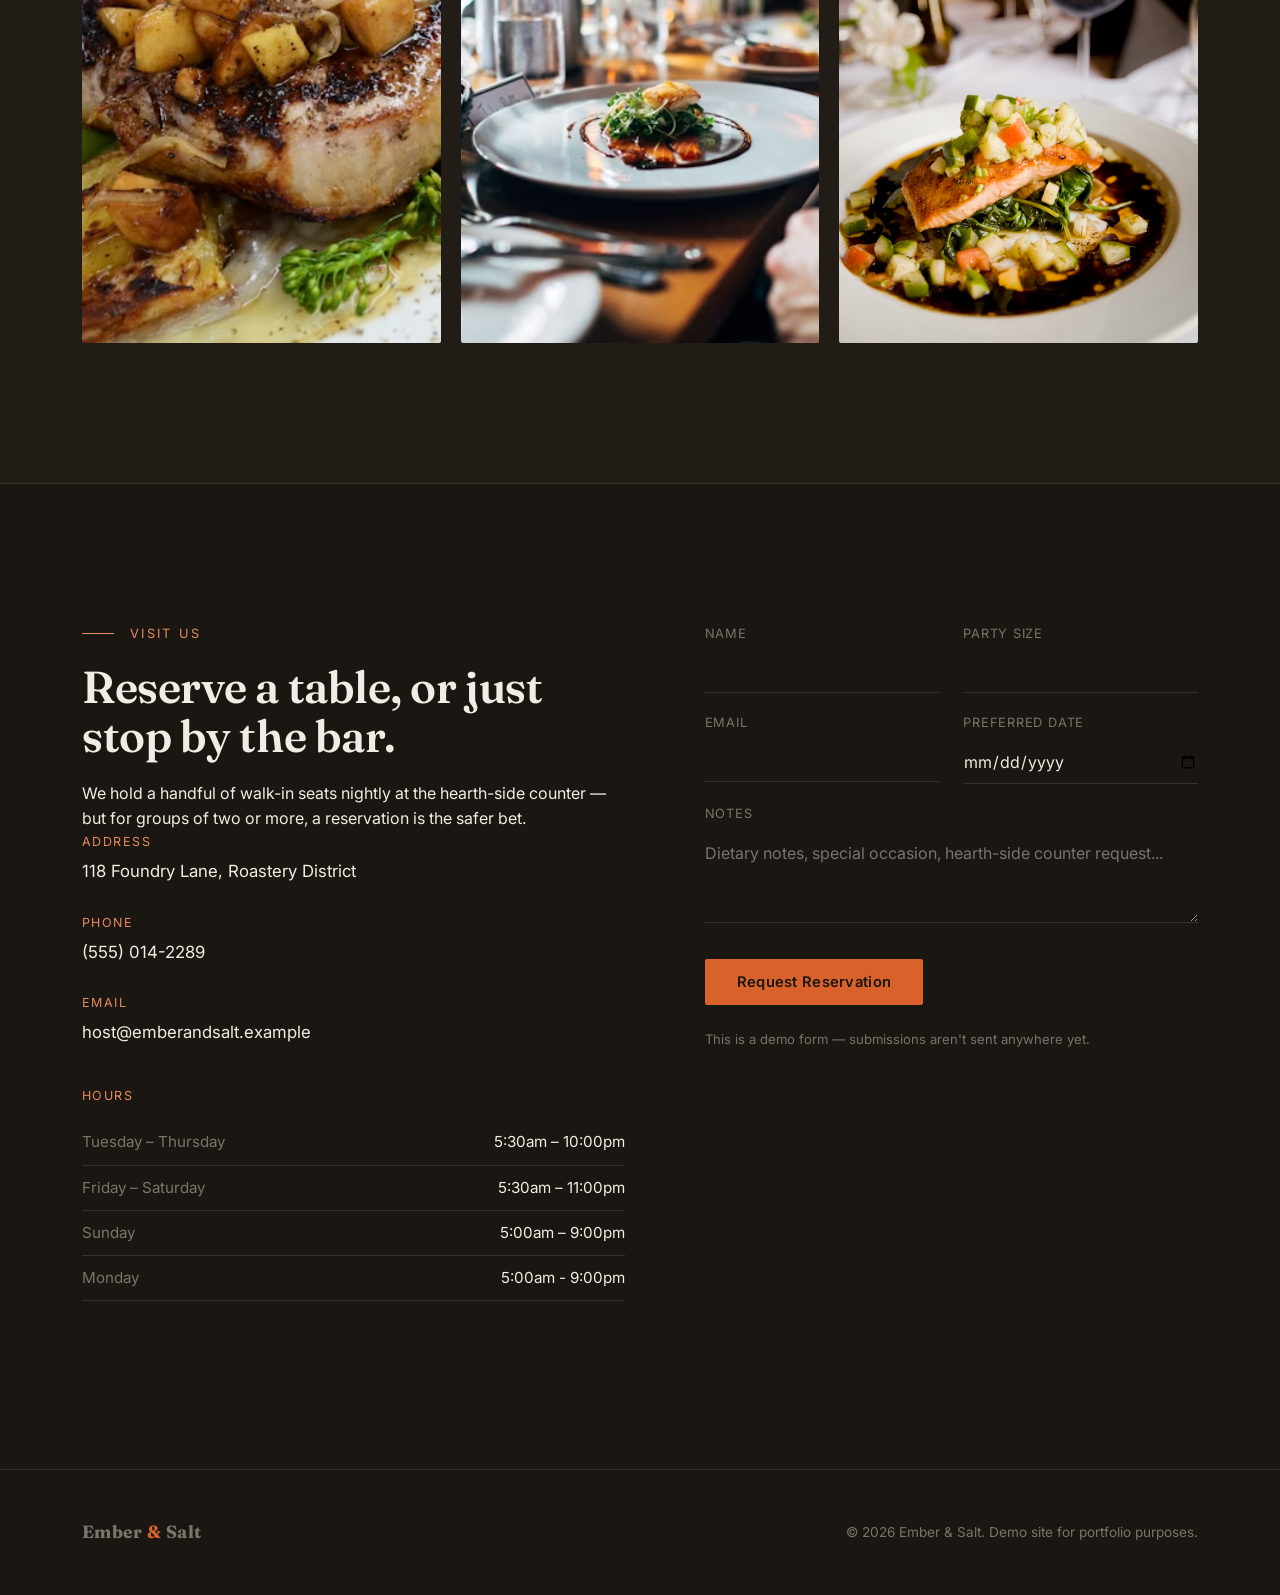
<file: projects/restaurant/index-1.html>
<!DOCTYPE html>
<html lang="en">
<head>
<meta charset="UTF-8">
<meta name="viewport" content="width=device-width, initial-scale=1.0">
<title>Ember & Salt — Live-Fire Kitchen</title>
<link rel="preconnect" href="https://fonts.googleapis.com">
<link rel="preconnect" href="https://fonts.gstatic.com" crossorigin>
<link href="https://fonts.googleapis.com/css2?family=Fraunces:opsz,wght@9..144,300;9..144,500;9..144,600;9..144,700&family=Inter:wght@400;500;600&display=swap" rel="stylesheet">
<style>
  :root{
    --char: #1A1612;
    --char-2: #221C17;
    --ember: #D9622B;
    --ember-soft: #E8895C;
    --bone: #F2EDE4;
    --ash: #7A746B;
    --rust: #7C3A1D;
    --line: rgba(242,237,228,0.12);
  }
  *{ margin:0; padding:0; box-sizing:border-box; }
  html{ scroll-behavior:smooth; }
  body{
    background:var(--char);
    color:var(--bone);
    font-family:'Inter', sans-serif;
    line-height:1.6;
    overflow-x:hidden;
  }
  h1,h2,h3,.display{
    font-family:'Fraunces', serif;
    font-weight:600;
    letter-spacing:-0.01em;
  }
  a{ color:inherit; text-decoration:none; }
  img{ max-width:100%; display:block; }
  .wrap{ max-width:1180px; margin:0 auto; padding:0 32px; }

  @media (prefers-reduced-motion: reduce){
    *{ animation-duration:0.01ms !important; animation-iteration-count:1 !important; transition-duration:0.01ms !important; }
  }

  /* ---------- NAV ---------- */
  header{
    position:fixed; top:0; left:0; right:0; z-index:100;
    background:rgba(26,22,18,0.85);
    backdrop-filter:blur(10px);
    border-bottom:1px solid var(--line);
  }
  nav{
    display:flex; align-items:center; justify-content:space-between;
    padding:20px 32px; max-width:1180px; margin:0 auto;
  }
  .logo{ font-family:'Fraunces',serif; font-size:1.3rem; font-weight:700; letter-spacing:0.02em; }
  .logo span{ color:var(--ember); }
  .navlinks{ display:flex; gap:40px; font-size:0.92rem; letter-spacing:0.02em; }
  .navlinks a{ position:relative; padding-bottom:4px; color:var(--ash); transition:color .25s; }
  .navlinks a:hover, .navlinks a:focus-visible{ color:var(--bone); }
  .navlinks a::after{
    content:''; position:absolute; left:0; bottom:0; width:0; height:1px;
    background:var(--ember); transition:width .25s;
  }
  .navlinks a:hover::after, .navlinks a:focus-visible::after{ width:100%; }
  .nav-cta{
    border:1px solid var(--ember); color:var(--ember) !important;
    padding:9px 20px; border-radius:2px; font-size:0.85rem;
  }
  .nav-cta:hover{ background:var(--ember); color:var(--char) !important; }
  .nav-cta::after{ display:none; }
  a:focus-visible, button:focus-visible{ outline:2px solid var(--ember); outline-offset:3px; }

  /* ---------- HERO ---------- */
  .hero{
    position:relative;
    min-height:100vh;
    display:flex; align-items:center;
    padding:140px 0 80px;
    overflow:hidden;
  }
  .hero-bg{
    position:absolute; inset:0; z-index:0;
    background-image:
      linear-gradient(100deg, rgba(26,22,18,0.96) 0%, rgba(26,22,18,0.88) 38%, rgba(26,22,18,0.55) 65%, rgba(26,22,18,0.35) 100%),
      url('gallery/1.avif');
    background-size:cover;
    background-position:center 65%;
  }
  .ember-glow{
    position:absolute;
    width:900px; height:900px;
    left:50%; top:50%;
    transform:translate(-50%,-50%);
    background:radial-gradient(circle, rgba(217,98,43,0.18) 0%, rgba(217,98,43,0.05) 40%, transparent 70%);
    animation:breathe 6s ease-in-out infinite;
    pointer-events:none;
  }
  @keyframes breathe{
    0%,100%{ opacity:0.7; transform:translate(-50%,-50%) scale(1); }
    50%{ opacity:1; transform:translate(-50%,-50%) scale(1.08); }
  }
  .hero-inner{ position:relative; z-index:2; max-width:760px; }
  .eyebrow{
    color:var(--ember-soft); font-size:0.8rem; letter-spacing:0.18em;
    text-transform:uppercase; margin-bottom:24px; display:block;
  }
  .hero h1{
    font-size:clamp(2.8rem, 6.5vw, 5.2rem);
    line-height:1.02;
    margin-bottom:28px;
  }
  .hero h1 em{ color:var(--ember); font-style:normal; }
  .hero p{
    font-size:1.15rem; color:var(--ash); max-width:520px; margin-bottom:40px;
  }
  .btn-row{ display:flex; gap:16px; flex-wrap:wrap; }
  .btn{
    padding:14px 30px; border-radius:2px; font-size:0.92rem; letter-spacing:0.02em;
    transition:all .25s;
  }
  .btn-primary{ background:var(--ember); color:var(--char); font-weight:600; }
  .btn-primary:hover{ background:var(--ember-soft); }
  .btn-ghost{ border:1px solid var(--line); color:var(--bone); }
  .btn-ghost:hover{ border-color:var(--bone); }

  .hero-meta{
    position:absolute; right:32px; bottom:48px; z-index:2;
    text-align:right; color:var(--ash); font-size:0.85rem;
    display:flex; flex-direction:column; gap:6px;
  }
  @media (max-width:860px){ .hero-meta{ display:none; } }

  /* ---------- SECTION LABEL ---------- */
  .section-label{
    display:flex; align-items:center; gap:16px;
    color:var(--ember-soft); font-size:0.8rem; letter-spacing:0.18em;
    text-transform:uppercase; margin-bottom:18px;
  }
  .section-label::before{
    content:''; width:32px; height:1px; background:var(--ember-soft);
  }

  /* ---------- ABOUT ---------- */
  .about{ padding:140px 0; border-top:1px solid var(--line); }
  .about-grid{
    display:grid; grid-template-columns:1fr 1fr; gap:80px; align-items:start;
  }
  @media (max-width:860px){ .about-grid{ grid-template-columns:1fr; gap:48px; } }
  .about h2{ font-size:clamp(2rem,4vw,2.8rem); margin-bottom:24px; line-height:1.1; }
  .about-lead{ font-size:1.1rem; color:var(--bone); margin-bottom:20px; }
  .about-body{ color:var(--ash); margin-bottom:20px; }
  .stat-row{ display:flex; gap:48px; margin-top:40px; }
  .stat-num{ font-family:'Fraunces',serif; font-size:2.2rem; color:var(--ember); display:block; }
  .stat-label{ color:var(--ash); font-size:0.85rem; letter-spacing:0.04em; }
  .about-img{
    aspect-ratio:4/5; border-radius:2px; overflow:hidden;
    position:relative; display:flex; align-items:flex-end; justify-content:center;
    background-image:
      linear-gradient(180deg, rgba(26,22,18,0) 40%, rgba(26,22,18,0.9) 100%),
      url('gallery/2.avif');
    background-size:cover;
    background-position:center;
  }
  .about-img::before{ content:none; }
  .about-img-cap{
    position:relative; z-index:1; padding:28px 28px 32px;
    font-family:'Fraunces',serif; font-style:italic; font-weight:300; font-size:1.15rem;
    color:var(--bone);
  }

  /* ---------- SERVICES ---------- */
  .services{ padding:140px 0; border-top:1px solid var(--line); background:var(--char-2); }
  .services h2{ font-size:clamp(2rem,4vw,2.8rem); margin-bottom:60px; max-width:600px; }
  .service-list{ display:flex; flex-direction:column; }

  .img-strip{
    display:grid; grid-template-columns:repeat(3,1fr); gap:20px;
    margin-top:64px;
  }
  @media (max-width:780px){ .img-strip{ grid-template-columns:1fr 1fr; } }
  .img-strip div{
    aspect-ratio:3/4; border-radius:2px; background-size:cover; background-position:center;
  }
  .service-row{
    display:grid; grid-template-columns:80px 1fr 1fr; gap:32px;
    padding:36px 0; border-top:1px solid var(--line);
    align-items:start;
  }
  .service-list .service-row:last-child{ border-bottom:1px solid var(--line); }
  @media (max-width:780px){
    .service-row{ grid-template-columns:1fr; gap:8px; }
  }
  .service-num{ font-family:'Fraunces',serif; color:var(--ember); font-size:1rem; }
  .service-name{ font-family:'Fraunces',serif; font-size:1.5rem; font-weight:600; }
  .service-desc{ color:var(--ash); font-size:0.98rem; max-width:440px; }

  /* ---------- CONTACT ---------- */
  .contact{ padding:140px 0; border-top:1px solid var(--line); }
  .contact-grid{
    display:grid; grid-template-columns:1.1fr 1fr; gap:80px;
  }
  @media (max-width:860px){ .contact-grid{ grid-template-columns:1fr; gap:56px; } }
  .contact h2{ font-size:clamp(2rem,4vw,2.8rem); margin-bottom:20px; line-height:1.1; }
  .contact > div > p{ color:var(--ash); margin-bottom:40px; max-width:420px; }

  .info-block{ margin-bottom:28px; }
  .info-label{ font-size:0.78rem; letter-spacing:0.12em; text-transform:uppercase; color:var(--ember-soft); margin-bottom:6px; }
  .info-value{ font-size:1.05rem; }
  .hours-row{ display:flex; justify-content:space-between; padding:10px 0; border-bottom:1px solid var(--line); font-size:0.95rem; }
  .hours-row span:first-child{ color:var(--ash); }

  form{ display:flex; flex-direction:column; gap:20px; }
  label{ font-size:0.8rem; letter-spacing:0.06em; text-transform:uppercase; color:var(--ash); margin-bottom:8px; display:block; }
  input, textarea{
    width:100%; background:transparent; border:none; border-bottom:1px solid var(--line);
    color:var(--bone); font-family:'Inter',sans-serif; font-size:1rem; padding:10px 0;
    transition:border-color .25s;
  }
  input:focus, textarea:focus{ outline:none; border-bottom-color:var(--ember); }
  textarea{ resize:vertical; min-height:90px; }
  .form-row{ display:grid; grid-template-columns:1fr 1fr; gap:24px; }
  @media (max-width:540px){ .form-row{ grid-template-columns:1fr; } }
  .submit-btn{
    align-self:flex-start; margin-top:8px;
    background:var(--ember); color:var(--char); border:none;
    padding:14px 32px; font-size:0.92rem; font-weight:600; letter-spacing:0.02em;
    border-radius:2px; cursor:pointer; transition:background .25s;
    font-family:'Inter',sans-serif;
  }
  .submit-btn:hover{ background:var(--ember-soft); }
  .form-note{ font-size:0.82rem; color:var(--ash); margin-top:4px; }

  /* ---------- FOOTER ---------- */
  footer{
    border-top:1px solid var(--line); padding:48px 0;
    display:flex; justify-content:space-between; align-items:center;
    flex-wrap:wrap; gap:16px;
    color:var(--ash); font-size:0.85rem;
  }
  footer .logo{ font-size:1.1rem; }
</style>
</head>
<body>

<header>
  <nav>
    <a href="#home" class="logo">Ember <span>&</span> Salt</a>
    <div class="navlinks">
      <a href="#home">Home</a>
      <a href="#about">About</a>
      <a href="#services">Services</a>
      <a href="#contact">Contact</a>
    </div>
    <a href="#contact" class="navlinks nav-cta">Reserve a Table</a>
  </nav>
</header>

<!-- HOME -->
<section class="hero" id="home">
  <div class="hero-bg" aria-hidden="true"></div>
  <div class="ember-glow" aria-hidden="true"></div>
  <div class="wrap hero-inner">
    <span class="eyebrow">Live-Fire Kitchen · Est. 2019</span>
    <h1>Everything we cook<br>answers to <em>the fire.</em></h1>
    <p>Ember & Salt is a small-plates restaurant built around one wood-fired hearth — no gas, no shortcuts. Seasonal ingredients, char, smoke, and salt, plated with restraint.</p>
    <div class="btn-row">
      <a href="#contact" class="btn btn-primary">Reserve a Table</a>
      <a href="#services" class="btn btn-ghost">View the Menu</a>
    </div>
  </div>
  <div class="hero-meta">
    <span>118 Foundry Lane, Roastery District</span>
    <span>Dinner Tues–Sun, 5:30–11pm</span>
  </div>
</section>

<!-- ABOUT -->
<section class="about" id="about">
  <div class="wrap about-grid">
    <div>
      <div class="section-label">About Us</div>
      <h2>One hearth.<br>No shortcuts.</h2>
      <p class="about-lead">Ember & Salt opened with a single rule: if it can't be cooked over wood, it doesn't go on the menu.</p>
      <p class="about-body">Chef Marisol Ferro spent six years cooking over open flame in Oaxaca and Basque coastal kitchens before bringing that discipline home. Our hearth burns oak and applewood from local orchards, and every dish — from the bread to the dessert — passes through it. The menu changes with what the fire and the season allow.</p>
      <p class="about-body">We seat 38 guests across the main room and a private hearth-side counter, where you can watch the kitchen work the coals.</p>
      <div class="stat-row">
        <div><span class="stat-num">38</span><span class="stat-label">Seats</span></div>
        <div><span class="stat-num">6</span><span class="stat-label">Years on the hearth</span></div>
        <div><span class="stat-num">1</span><span class="stat-label">Fire, no gas line</span></div>
      </div>
    </div>
    <div class="about-img">
      <p class="about-img-cap">"We don't season the fire. We let it season everything else."<br><br>— Chef Marisol Ferro</p>
    </div>
  </div>
</section>

<!-- SERVICES -->
<section class="services" id="services">
  <div class="wrap">
    <div class="section-label">What We Offer</div>
    <h2>From the hearth to your table, a few ways to eat with us.</h2>
    <div class="service-list">
      <div class="service-row">
        <span class="service-num">01</span>
        <span class="service-name">Dinner Service</span>
        <span class="service-desc">A rotating small-plates menu built daily around the fire and the morning market run. Walk-ins welcome at the hearth-side counter.</span>
      </div>
      <div class="service-row">
        <span class="service-num">02</span>
        <span class="service-name">Chef's Counter</span>
        <span class="service-desc">Six seats facing the hearth for a multi-course tasting menu, narrated course by course by whoever is working the coals that night.</span>
      </div>
      <div class="service-row">
        <span class="service-num">03</span>
        <span class="service-name">Private Hearth Room</span>
        <span class="service-desc">A 12-seat private room with its own small fire pit, for dinners, tastings, and small gatherings. Custom menus on request.</span>
      </div>
      <div class="service-row">
        <span class="service-num">04</span>
        <span class="service-name">Catering & Live-Fire Events</span>
        <span class="service-desc">We bring a portable hearth off-site for private events — full-service catering with live-fire cooking on location.</span>
      </div>
      <div class="service-row">
        <span class="service-num">05</span>
        <span class="service-name">Wine & Pairings</span>
        <span class="service-desc">A small, low-intervention wine list chosen to stand up to smoke and char, with optional pairings for any tasting menu.</span>
      </div>
    </div>
    <div class="img-strip" aria-hidden="true">
      <div style="background-image:url('gallery/3.avif');"></div>
      <div style="background-image:url('gallery/4.avif');"></div>
      <div style="background-image:url('gallery/5.avif');"></div>
    </div>
  </div>
</section>
<section class="contact" id="contact">
  <div class="wrap contact-grid">
    <div>
      <div class="section-label">Visit Us</div>
      <h2>Reserve a table, or just stop by the bar.</h2>
      <p>We hold a handful of walk-in seats nightly at the hearth-side counter — but for groups of two or more, a reservation is the safer bet.</p>

      <div class="info-block">
        <div class="info-label">Address</div>
        <div class="info-value">118 Foundry Lane, Roastery District</div>
      </div>
      <div class="info-block">
        <div class="info-label">Phone</div>
        <div class="info-value">(555) 014-2289</div>
      </div>
      <div class="info-block">
        <div class="info-label">Email</div>
        <div class="info-value">host@emberandsalt.example</div>
      </div>

      <div class="info-block" style="margin-top:40px;">
        <div class="info-label" style="margin-bottom:14px;">Hours</div>
        <div class="hours-row"><span>Tuesday – Thursday</span><span>5:30am – 10:00pm</span></div>
        <div class="hours-row"><span>Friday – Saturday</span><span>5:30am – 11:00pm</span></div>
        <div class="hours-row"><span>Sunday</span><span>5:00am – 9:00pm</span></div>
        <div class="hours-row"><span>Monday</span><span>5:00am - 9:00pm</span></div>
      </div>
    </div>

    <div>
      <form onsubmit="return false;">
        <div class="form-row">
          <div>
            <label for="name">Name</label>
            <input type="text" id="name" name="name" required>
          </div>
          <div>
            <label for="party">Party Size</label>
            <input type="number" id="party" name="party" min="1" max="12">
          </div>
        </div>
        <div class="form-row">
          <div>
            <label for="email">Email</label>
            <input type="email" id="email" name="email" required>
          </div>
          <div>
            <label for="date">Preferred Date</label>
            <input type="date" id="date" name="date">
          </div>
        </div>
        <div>
          <label for="message">Notes</label>
          <textarea id="message" name="message" placeholder="Dietary notes, special occasion, hearth-side counter request..."></textarea>
        </div>
        <button type="submit" class="submit-btn">Request Reservation</button>
        <p class="form-note">This is a demo form — submissions aren't sent anywhere yet.</p>
      </form>
    </div>
  </div>
</section>

<footer>
  <div class="wrap" style="display:flex; justify-content:space-between; align-items:center; flex-wrap:wrap; gap:16px; width:100%;">
    <a href="#home" class="logo">Ember <span style="color:var(--ember);">&</span> Salt</a>
    <span>&copy; 2026 Ember & Salt. Demo site for portfolio purposes.</span>
  </div>
</footer>

</body>
</html>
</file>
<file: css/style.css>
/* ============================================
   MITCHEL MAREGERE — PORTFOLIO DESIGN SYSTEM
   Concept: "Blueprint" — a developer who drafts
   real businesses into working software. Corner
   brackets + grid lines borrow from architectural
   blueprints, paired with a confident editorial
   serif and clean utility sans.
   ============================================ */

:root {
  --navy-950: #0c1825;
  --navy-900: #102236;
  --navy-800: #16314c;
  --navy-700: #1f3a5f;
  --slate-500: #5a6b7d;
  --slate-300: #93a3b3;
  --paper: #f6f4ee;
  --paper-dim: #eeebe2;
  --line: #d8d3c4;
  --gold-500: #c1922f;
  --gold-600: #a87a22;
  --white: #ffffff;

  --font-display: "Fraunces", Georgia, serif;
  --font-body: "Inter", -apple-system, sans-serif;
  --font-mono: "JetBrains Mono", "Courier New", monospace;

  --max-w: 1180px;
  --radius: 2px;
}

* { box-sizing: border-box; }

html { scroll-behavior: smooth; }

body {
  margin: 0;
  font-family: var(--font-body);
  background: var(--paper);
  color: var(--navy-900);
  line-height: 1.6;
  -webkit-font-smoothing: antialiased;
}

img { max-width: 100%; display: block; }

a { color: inherit; text-decoration: none; }

h1, h2, h3, h4 {
  font-family: var(--font-display);
  font-weight: 600;
  line-height: 1.15;
  margin: 0 0 0.5em;
  letter-spacing: -0.01em;
}

p { margin: 0 0 1em; color: var(--slate-500); }

.wrap {
  max-width: var(--max-w);
  margin: 0 auto;
  padding: 0 32px;
}

.eyebrow {
  font-family: var(--font-mono);
  font-size: 0.72rem;
  letter-spacing: 0.14em;
  text-transform: uppercase;
  color: var(--gold-600);
  display: flex;
  align-items: center;
  gap: 10px;
  margin-bottom: 16px;
}
.eyebrow::before {
  content: "";
  width: 22px;
  height: 1px;
  background: var(--gold-500);
}

/* ---------- Blueprint corner-bracket motif ---------- */
.blueprint {
  position: relative;
  border: 1px solid var(--line);
  background: var(--white);
}
.blueprint::before,
.blueprint::after,
.blueprint .bp-tr,
.blueprint .bp-bl {
  content: "";
  position: absolute;
  width: 14px;
  height: 14px;
  border: 2px solid var(--gold-500);
  opacity: 0.85;
}
.blueprint::before { top: -1px; left: -1px; border-right: none; border-bottom: none; }
.blueprint::after { bottom: -1px; right: -1px; border-left: none; border-top: none; }

/* ---------- Header / Nav ---------- */
header.site-header {
  position: sticky;
  top: 0;
  z-index: 50;
  background: var(--paper);
  
  border-bottom: 1px solid var(--line);
}
.nav {
  display: flex;
  align-items: center;
  justify-content: space-between;
  padding: 18px 32px;
  max-width: var(--max-w);
  margin: 0 auto;
}
.brand {
  font-family: var(--font-mono);
  font-size: 0.95rem;
  font-weight: 600;
  color: var(--navy-900);
  display: flex;
  align-items: baseline;
  gap: 8px;
}
.brand .dot { color: var(--gold-500); }

.nav-links {
  display: flex;
  gap: 34px;
  list-style: none;
  margin: 0;
  padding: 0;
  font-size: 0.86rem;
  font-weight: 500;
}
.nav-links a {
  position: relative;
  padding: 4px 0;
  color: var(--slate-500);
  transition: color 0.2s ease;
}
.nav-links a:hover,
.nav-links a.active { color: var(--navy-900); }
.nav-links a.active::after {
  content: "";
  position: absolute;
  bottom: -3px;
  left: 0;
  right: 0;
  height: 2px;
  background: var(--gold-500);
}

.nav-toggle { display: none; }

/* ---------- Buttons ---------- */
.btn {
  display: inline-flex;
  align-items: center;
  gap: 8px;
  font-family: var(--font-mono);
  font-size: 0.78rem;
  letter-spacing: 0.04em;
  text-transform: uppercase;
  padding: 13px 24px;
  border: 1px solid var(--navy-900);
  border-radius: var(--radius);
  transition: all 0.2s ease;
  cursor: pointer;
  background: transparent;
}
.btn-primary {
  background: var(--navy-900);
  color: var(--paper);
}
.btn-primary:hover { background: var(--gold-600); border-color: var(--gold-600); }
.btn-ghost {
  border-color: var(--line);
  color: var(--navy-900);
}
.btn-ghost:hover { border-color: var(--navy-900); }

/* ---------- Hero ---------- */
.hero {
  padding: 110px 0 90px;
  border-bottom: 1px solid var(--line);
  background: var(--paper);
}
hero h1 {
  font-size: clamp(2.4rem, 5vw, 4rem);
  max-width: 820px;
  color: var(--navy-950);
}
.hero h1 em { font-style: italic; color: var(--gold-600); }
.hero .lede {
  font-size: 1.1rem;
  max-width: 560px;
  margin-bottom: 32px;
  color: var(--slate-600);
}
.hero-actions { display: flex; gap: 14px; flex-wrap: wrap; }
 
.hero-meta {
  margin-top: 64px;
  display: grid;
  grid-template-columns: repeat(4, 1fr);
  border-top: 1px solid var(--line);
}
.hero-meta div {
  padding: 20px 24px 0;
  border-left: 1px solid var(--line);
}
.hero-meta div:first-child { border-left: none; padding-left: 0; }
.hero-meta .num {
  font-family: var(--font-mono);
  font-size: 1.6rem;
  color: var(--navy-900);
  display: block;
}
.hero-meta .label { font-size: 0.78rem; color: var(--slate-500); }

/* ---------- Section shell ---------- */
section { padding: 88px 0; }
section.alt { background: var(--paper-dim); border-top: 1px solid var(--line); border-bottom: 1px solid var(--line); }
.section-head { max-width: 640px; margin-bottom: 48px; }
.section-head h2 { font-size: clamp(1.8rem, 3vw, 2.6rem); }

/* ---------- Skills ---------- */
.skill-groups {
  display: grid;
  grid-template-columns: repeat(3, 1fr);
  gap: 1px;
  background: var(--line);
  border: 1px solid var(--line);
}
.skill-group {
  background: var(--white);
  padding: 32px;
}
.skill-group h3 {
  font-family: var(--font-mono);
  font-size: 0.85rem;
  text-transform: uppercase;
  letter-spacing: 0.08em;
  color: var(--gold-600);
  margin-bottom: 18px;
}
.skill-list { list-style: none; margin: 0; padding: 0; display: flex; flex-wrap: wrap; gap: 8px; }
.skill-list li {
  font-size: 0.84rem;
  font-family: var(--font-mono);
  padding: 6px 12px;
  border: 1px solid var(--line);
  color: var(--navy-800);
  background: var(--paper);
}

/* ---------- Projects grid ---------- */
.project-grid {
  display: grid;
  grid-template-columns: repeat(2, 1fr);
  gap: 28px;
}
.project-card { padding: 0; overflow: hidden; }
.project-thumb {
  height: 200px;
  background: linear-gradient(135deg, var(--navy-800), var(--navy-950));
  display: flex;
  align-items: center;
  justify-content: center;
  position: relative;
}
.project-thumb span {
  font-family: var(--font-mono);
  color: var(--paper);
  opacity: 0.5;
  font-size: 0.78rem;
  letter-spacing: 0.1em;
  text-transform: uppercase;
}
.project-body { padding: 26px 28px 28px; }
.project-tag {
  font-family: var(--font-mono);
  font-size: 0.7rem;
  text-transform: uppercase;
  letter-spacing: 0.08em;
  color: var(--gold-600);
  margin-bottom: 10px;
  display: block;
}
.project-body h3 { font-size: 1.3rem; margin-bottom: 8px; }
.project-body p { font-size: 0.92rem; margin-bottom: 18px; }
.project-stack {
  display: flex; flex-wrap: wrap; gap: 6px; margin-bottom: 20px;
}
.project-stack span {
  font-size: 0.72rem;
  font-family: var(--font-mono);
  color: var(--slate-500);
  border: 1px solid var(--line);
  padding: 3px 9px;
}
.project-links { display: flex; gap: 16px; }
.project-links a {
  font-family: var(--font-mono);
  font-size: 0.78rem;
  color: var(--navy-900);
  border-bottom: 1px solid var(--gold-500);
  padding-bottom: 2px;
}

/* ---------- About ---------- */
.about-grid {
  display: grid;
  grid-template-columns: 1.1fr 0.9fr;
  gap: 64px;
  align-items: start;
}
.about-photo {
  aspect-ratio: 4/5;
  background: linear-gradient(160deg, var(--navy-800), var(--navy-950));
  display: flex;
  align-items: center;
  justify-content: center;
}
.about-photo span {
  font-family: var(--font-mono);
  color: var(--paper);
  opacity: 0.4;
  font-size: 0.8rem;
}
.timeline { margin-top: 28px; border-top: 1px solid var(--line); }
.timeline-item {
  display: grid;
  grid-template-columns: 110px 1fr;
  gap: 24px;
  padding: 20px 0;
  border-bottom: 1px solid var(--line);
}
.timeline-item .yr {
  font-family: var(--font-mono);
  font-size: 0.82rem;
  color: var(--gold-600);
}
.timeline-item h4 { font-size: 1rem; margin-bottom: 4px; }
.timeline-item p { font-size: 0.88rem; margin: 0; }

/* ---------- Contact ---------- */
.contact-grid {
  display: grid;
  grid-template-columns: 1fr 1fr;
  gap: 56px;
}
.contact-list { list-style: none; margin: 0; padding: 0; }
.contact-list li {
  display: flex;
  justify-content: space-between;
  align-items: center;
  padding: 18px 0;
  border-bottom: 1px solid var(--line);
}
.contact-list .ctype {
  font-family: var(--font-mono);
  font-size: 0.74rem;
  text-transform: uppercase;
  letter-spacing: 0.08em;
  color: var(--slate-500);
}
.contact-list a { font-size: 1rem; }

.form-field { margin-bottom: 18px; }
.form-field label {
  display: block;
  font-family: var(--font-mono);
  font-size: 0.72rem;
  text-transform: uppercase;
  letter-spacing: 0.08em;
  color: var(--slate-500);
  margin-bottom: 8px;
}
.form-field input,
.form-field textarea {
  width: 100%;
  padding: 12px 14px;
  border: 1px solid var(--line);
  background: var(--white);
  font-family: var(--font-body);
  font-size: 0.92rem;
  color: var(--navy-900);
}
.form-field textarea { resize: vertical; min-height: 120px; }
.form-field input:focus,
.form-field textarea:focus {
  outline: 2px solid var(--gold-500);
  outline-offset: 1px;
}

/* ---------- Resume page ---------- */
.resume-cta {
  display: flex;
  align-items: center;
  justify-content: space-between;
  padding: 36px;
  flex-wrap: wrap;
  gap: 20px;
  margin-bottom: 48px;
}
.resume-cta h3 { margin-bottom: 6px; }
.resume-embed {
  width: 100%;
  height: 80vh;
  border: 1px solid var(--line);
}

/* ---------- Footer ---------- */
footer {
  border-top: 1px solid var(--line);
  padding: 40px 0;
  background: var(--navy-950);
  color: var(--slate-300);
}
footer .wrap {
  display: flex;
  justify-content: space-between;
  align-items: center;
  flex-wrap: wrap;
  gap: 16px;
}
footer .brand { color: var(--paper); }
.foot-links { display: flex; gap: 24px; list-style: none; padding: 0; margin: 0; font-size: 0.84rem; }
.foot-links a:hover { color: var(--gold-500); }
.foot-note { font-family: var(--font-mono); font-size: 0.72rem; opacity: 0.6; }

/* ---------- Misc page hero (non-home) ---------- */
.page-hero {
  padding: 70px 0 56px;
  border-bottom: 1px solid var(--line);
}
.page-hero h1 { font-size: clamp(2rem, 4vw, 3rem); }

/* ---------- Focus visibility ---------- */
a:focus-visible, button:focus-visible, input:focus-visible, textarea:focus-visible {
  outline: 2px solid var(--gold-500);
  outline-offset: 2px;
}

/* ---------- Reduced motion ---------- */
@media (prefers-reduced-motion: reduce) {
  html { scroll-behavior: auto; }
  * { transition: none !important; animation: none !important; }
}

/* ---------- Responsive ---------- */
@media (max-width: 880px) {
  .about-grid, .contact-grid { grid-template-columns: 1fr; }
  .project-grid { grid-template-columns: 1fr; }
  .skill-groups { grid-template-columns: 1fr; }
  .hero-meta { grid-template-columns: repeat(2, 1fr); row-gap: 24px; }
  .hero-meta div:nth-child(3) { border-left: none; }
}

@media (max-width: 720px) {
  .nav-links {
    position: fixed;
    top: 64px;
    left: 0;
    right: 0;
    background: var(--paper);
    border-bottom: 1px solid var(--line);
    flex-direction: column;
    gap: 0;
    padding: 8px 32px 16px;
    transform: translateY(-120%);
    transition: transform 0.25s ease;
  }
  .nav-links.open { transform: translateY(0); }
  .nav-links a { display: block; padding: 12px 0; border-bottom: 1px solid var(--line); }
  .nav-toggle {
    display: block;
    background: none;
    border: none;
    font-family: var(--font-mono);
    font-size: 0.8rem;
    cursor: pointer;
    color: var(--navy-900);
  }
  .timeline-item { grid-template-columns: 1fr; gap: 6px; }
  /* ---------- WhatsApp floating button ---------- */
.wa-float {
  position: fixed;
  bottom: 28px;
  right: 28px;
  z-index: 999;
  width: 56px;
  height: 56px;
  background: #25D366;
  border-radius: 50%;
  display: flex;
  align-items: center;
  justify-content: center;
  box-shadow: 0 4px 16px rgba(0,0,0,0.25);
  transition: transform 0.2s ease, box-shadow 0.2s ease;
}
.wa-float:hover {
  transform: scale(1.1);
  box-shadow: 0 6px 20px rgba(0,0,0,0.3);
}
}
</file>
<file: projects/mallow_hair salon/style.css>
@import url('https://fonts.googleapis.com/css2?family=Fraunces:opsz,wght@9..144,300;9..144,400;9..144,500;9..144,600&family=Inter:wght@400;500;600&display=swap');

:root{
  --clay: #C17A56;
  --clay-deep: #A8633F;
  --cream: #F3EBDF;
  --cream-2: #EBE0D0;
  --walnut: #2E211A;
  --sage: #8A9683;
  --rose: #D8A8A0;
  --grey: #8C7F72;
  --line: rgba(46,33,26,0.12);
}
*{ margin:0; padding:0; box-sizing:border-box; }
html{ scroll-behavior:smooth; }
body{
  background:var(--cream);
  color:var(--walnut);
  font-family:'Inter', sans-serif;
  line-height:1.65;
}
h1,h2,h3,.display{ font-family:'Fraunces', serif; font-weight:500; letter-spacing:-0.01em; }
a{ color:inherit; text-decoration:none; }
img{ max-width:100%; display:block; }
.wrap{ max-width:1180px; margin:0 auto; padding:0 32px; }

@media (prefers-reduced-motion: reduce){
  *{ animation-duration:0.01ms !important; animation-iteration-count:1 !important; transition-duration:0.01ms !important; }
}

/* ---------- NAV ---------- */
header{
  position:fixed; top:0; left:0; right:0; z-index:100;
  background:rgba(243,235,223,0.9);
  backdrop-filter:blur(10px);
  border-bottom:1px solid var(--line);
}
nav{
  display:flex; align-items:center; justify-content:space-between;
  padding:22px 32px; max-width:1180px; margin:0 auto;
}
.logo{ font-family:'Fraunces',serif; font-size:1.3rem; font-weight:600; letter-spacing:0.01em; }
.logo span{ color:var(--clay); font-style:italic; font-weight:400; }
.navlinks{ display:flex; gap:38px; font-size:0.9rem; letter-spacing:0.01em; }
.navlinks a{ position:relative; padding-bottom:4px; color:var(--grey); transition:color .25s; }
.navlinks a:hover, .navlinks a:focus-visible{ color:var(--walnut); }
.navlinks a.active{ color:var(--clay-deep); }
.navlinks a::after{
  content:''; position:absolute; left:0; bottom:0; width:0; height:1px;
  background:var(--clay); transition:width .25s;
}
.navlinks a:hover::after, .navlinks a:focus-visible::after, .navlinks a.active::after{ width:100%; }
.nav-cta{
  background:var(--clay); color:var(--cream) !important;
  padding:10px 22px; border-radius:30px; font-size:0.85rem;
}
.nav-cta:hover{ background:var(--clay-deep); }
.nav-cta::after{ display:none; }
a:focus-visible, button:focus-visible{ outline:2px solid var(--clay); outline-offset:3px; }

/* ---------- PAGE HERO ---------- */
.page-hero{ position:relative; padding:170px 0 90px; overflow:hidden; }
.page-hero-bg{ position:absolute; inset:0; z-index:0; }
.page-hero-bg img{ width:100%; height:100%; object-fit:cover; opacity:0.35; }
.page-hero-bg::after{
  content:''; position:absolute; inset:0;
  background:linear-gradient(180deg, rgba(243,235,223,0.35) 0%, var(--cream) 92%);
}
.page-hero-inner{ position:relative; z-index:1; }
.eyebrow{
  color:var(--clay-deep); font-size:0.78rem; letter-spacing:0.16em;
  text-transform:uppercase; margin-bottom:18px; display:block;
}
.page-hero h1{ font-size:clamp(2.4rem, 5vw, 4rem); line-height:1.08; max-width:760px; }
.page-hero p.lede{ color:var(--grey); font-size:1.05rem; max-width:540px; margin-top:22px; }

/* ---------- THREAD LINE (signature element) ---------- */
.thread{ display:flex; justify-content:center; padding:6px 0 0; }
.thread svg{ width:100%; max-width:240px; height:28px; }
.thread path{
  stroke:var(--clay); stroke-width:1.5; fill:none;
  stroke-dasharray:300; stroke-dashoffset:300;
  animation:stitch 1.4s ease forwards;
  animation-delay:0.2s;
}
@keyframes stitch{ to{ stroke-dashoffset:0; } }

/* ---------- SECTION LABEL ---------- */
.section-label{
  display:flex; align-items:center; gap:16px;
  color:var(--clay-deep); font-size:0.78rem; letter-spacing:0.16em;
  text-transform:uppercase; margin-bottom:18px;
}
.section-label::before{ content:''; width:32px; height:1px; background:var(--clay-deep); }

section{ padding:110px 0; }

/* ---------- BUTTONS ---------- */
.btn{ padding:14px 30px; border-radius:30px; font-size:0.9rem; letter-spacing:0.01em; display:inline-block; transition:all .25s; }
.btn-primary{ background:var(--clay); color:var(--cream); font-weight:600; }
.btn-primary:hover{ background:var(--clay-deep); }
.btn-ghost{ border:1px solid var(--line); color:var(--walnut); }
.btn-ghost:hover{ border-color:var(--walnut); background:rgba(46,33,26,0.04); }
.btn-row{ display:flex; gap:16px; flex-wrap:wrap; margin-top:36px; }

/* ---------- FOOTER ---------- */
footer{
  border-top:1px solid var(--line); padding:48px 0;
  display:flex; justify-content:space-between; align-items:center;
  flex-wrap:wrap; gap:16px; color:var(--grey); font-size:0.85rem;
}
footer .logo{ font-size:1.1rem; }
</file>
